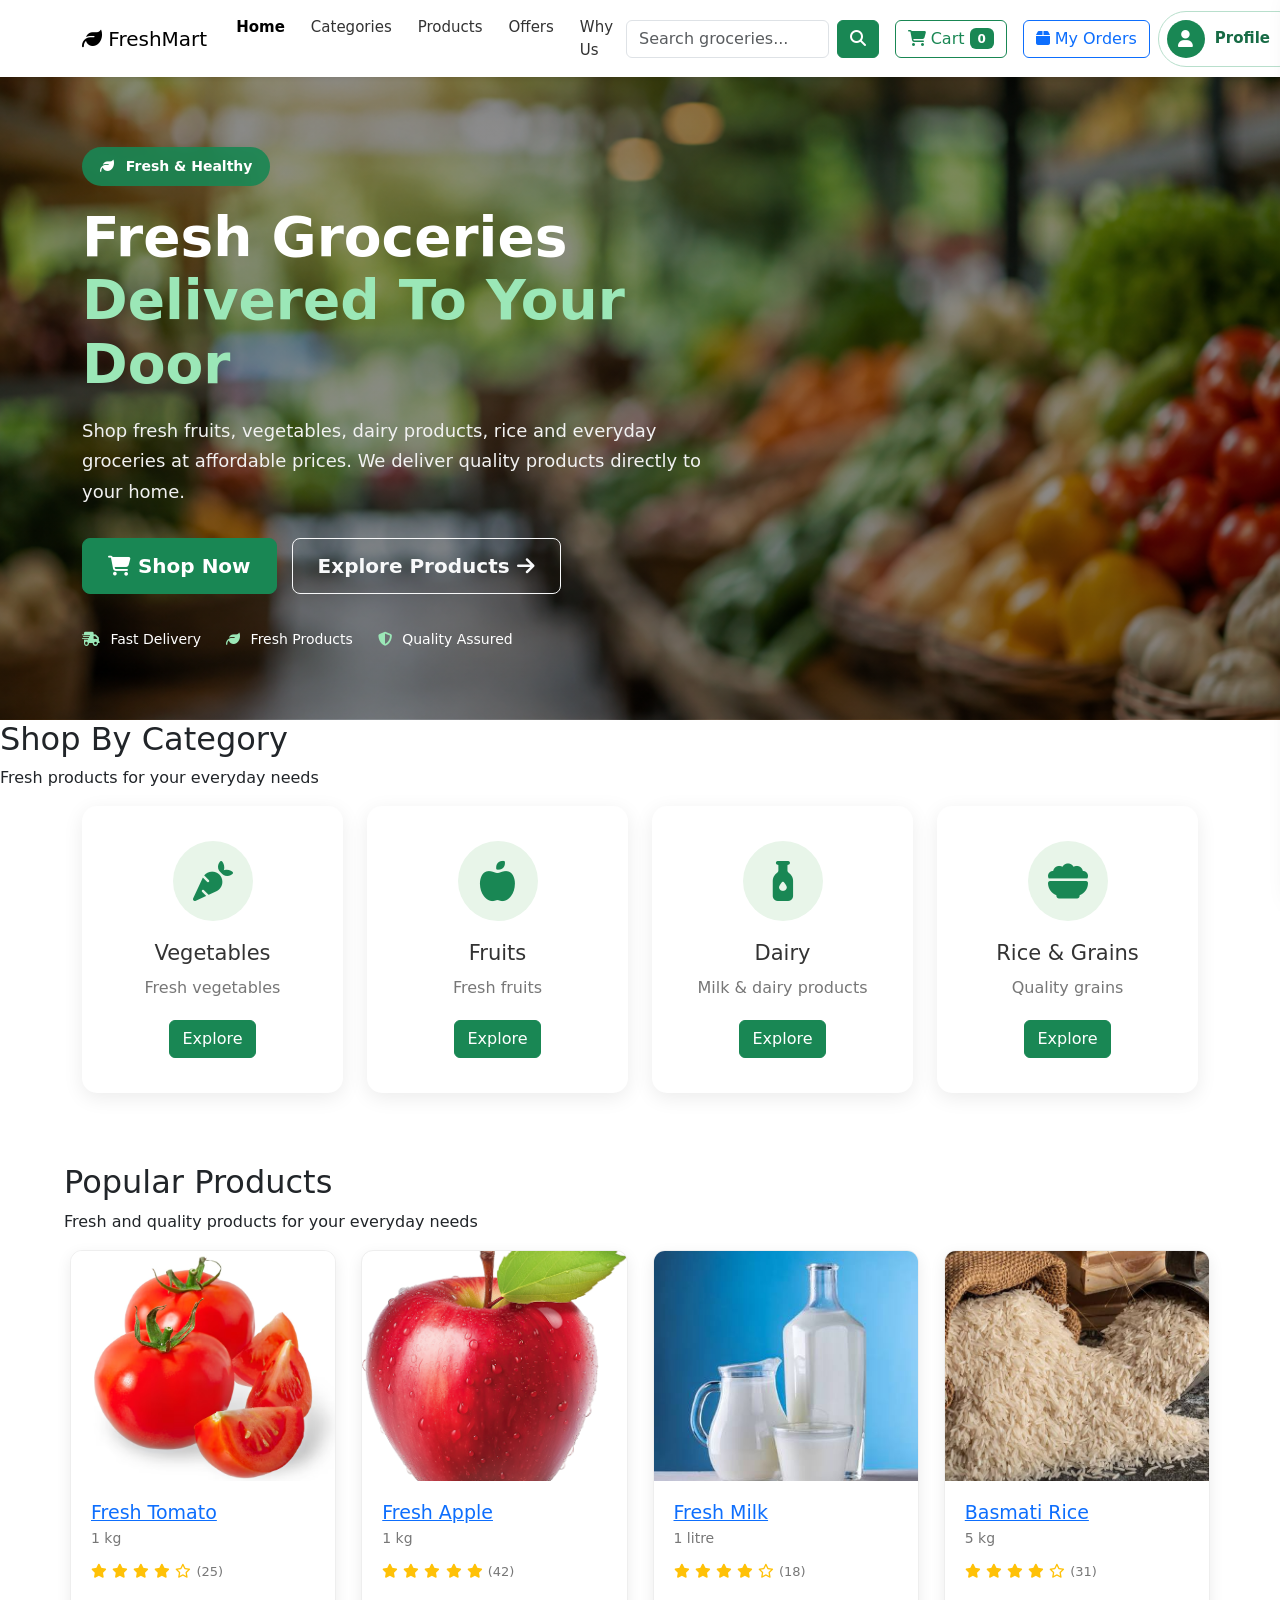
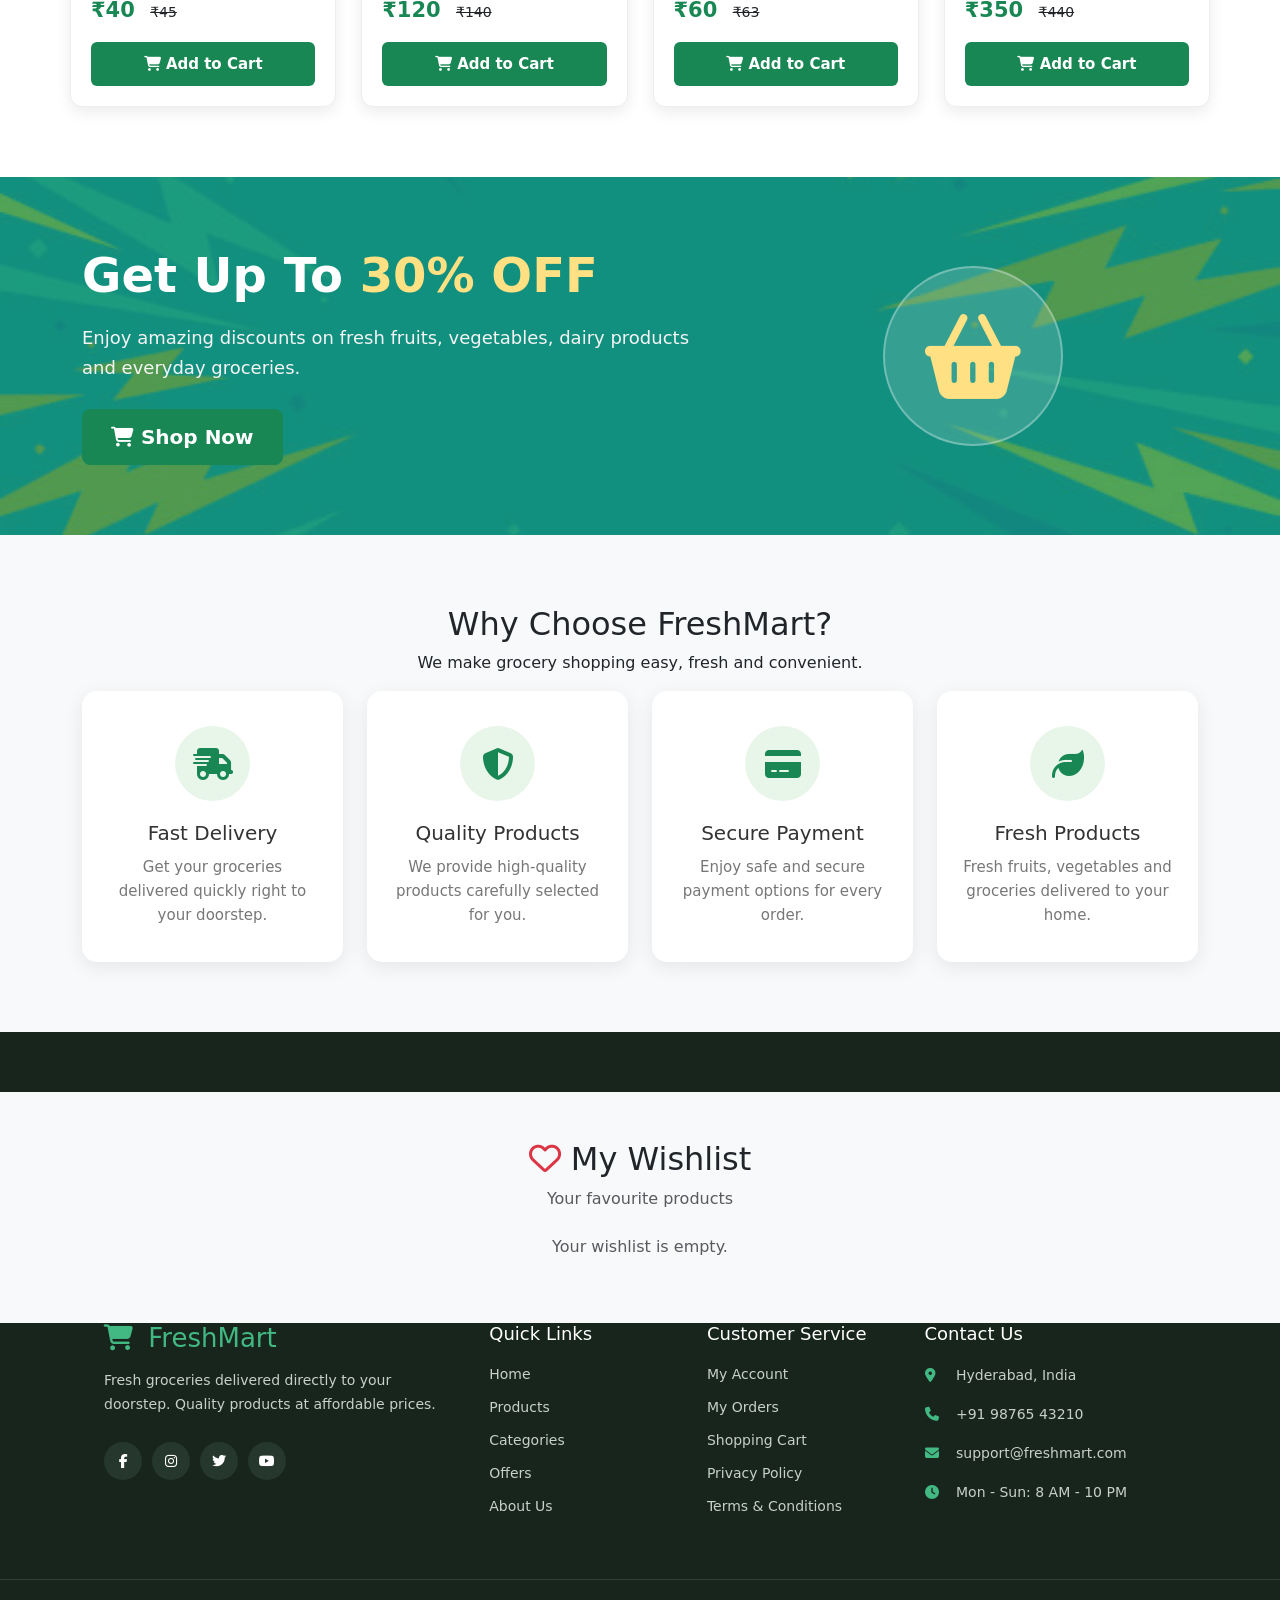
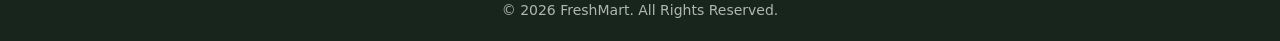
<file: grocery-website/index.html>
<!DOCTYPE html>
<html>
    <head>
        <title>FreshMart-Online grocery store</title>
        <link rel="stylesheet" href="css/style.css">
        <link rel="stylesheet" href="https://cdnjs.cloudflare.com/ajax/libs/font-awesome/6.7.2/css/all.min.css">
        <link rel="stylesheet" href="https://cdn.jsdelivr.net/npm/bootstrap@5.3.3/dist/css/bootstrap.min.css">
    </head>
    <body>
        <!--BOOTSTRAP NAVBAR STARTS-->
<nav class="navbar navbar-expand-lg bg-white shadow-sm">
    <div class="container">
        <!-- LOGO -->
        <a class="navbar-brand" href="#home">

            <i class="fa-solid fa-leaf"></i>
            FreshMart
        </a>
        <!-- MOBILE MENU BUTTON -->
        <button
            class="navbar-toggler"
            type="button"
            data-bs-toggle="collapse"
            data-bs-target="#navbarContent"
            aria-controls="navbarContent"
            aria-expanded="false"
            aria-label="Toggle navigation">

            <span class="navbar-toggler-icon"></span>
        </button>
        <!-- NAVBAR CONTENT -->
        <div
            class="collapse navbar-collapse"
            id="navbarContent">
            <!-- NAVIGATION LINKS -->
            <ul class="navbar-nav me-auto mb-2 mb-lg-0">
                <li class="nav-item">
                    <a
                        class="nav-link active"
                        href="#home">
                        Home
                    </a>
                </li>
                <li class="nav-item">
                    <a
                        class="nav-link"
                        href="#categories">
                        Categories
                    </a>
                </li>
                <li class="nav-item">
                    <a
                        class="nav-link"
                        href="#products">
                        Products
                    </a>
                </li>
                <li class="nav-item">
                    <a
                        class="nav-link"
                        href="#offers">
                        Offers
                    </a>
                </li>
                <li class="nav-item">
                    <a
                        class="nav-link"
                        href="#benefits">
                        Why Us
                    </a>
                </li>
            </ul>
           <!-- SEARCH -->
            <form id="searchForm" class="d-flex me-lg-3 mb-2 mb-lg-0">
    <input
        class="form-control"
        type="search"
        id="searchInput"
        placeholder="Search groceries..."
        autocomplete="off">
    <button
        class="btn btn-success ms-2"
        type="submit"
        id="searchButton">
        <i class="fa-solid fa-magnifying-glass"></i>
    </button>
</form>
            <!-- CART BUTTON -->
            <button
                type="button"
                class="btn btn-outline-success me-2"
                id="cartButton">
                <i class="fa-solid fa-cart-shopping"></i>
                Cart
                <span
                    id="cartCount"
                    class="badge bg-success">
                    0
                </span>
            </button>
            <a
    href="orders.html"
    class="btn btn-outline-primary ms-2"
>
    <i class="fa-solid fa-box"></i>
    My Orders
</a>
           
<!-- PROFILE DROPDOWN -->
<div class="profile-dropdown">

    <button
        type="button"
        class="profile-main-button"
        onclick="toggleProfileMenu()">

        <span class="profile-circle">
            <i class="fa-solid fa-user"></i>
        </span>

        <span class="profile-name">Profile</span>

        <i class="fa-solid fa-chevron-down profile-arrow"></i>

    </button>

    <!-- PROFILE MENU -->
    <div class="profile-menu" id="profileMenu">

        <!-- USER INFORMATION -->
        <div class="profile-menu-header">

            <div class="profile-menu-avatar">
                <i class="fa-solid fa-user"></i>
            </div>

            <div class="profile-user-details">
                <h4>Harshitha</h4>
                <p>user@gmail.com</p>
            </div>

            <i class="fa-solid fa-chevron-right menu-arrow"></i>

        </div>

        <div class="profile-divider"></div>

        <!-- MY PROFILE -->
        <a href="profile.html" class="profile-menu-item">
            <i class="fa-solid fa-user"></i>
            <span>My Profile</span>
        </a>

        <!-- MY ORDERS -->
        <a href="orders.html" class="profile-menu-item">
            <i class="fa-solid fa-bag-shopping"></i>
            <span>My Orders</span>
        </a>

        <!-- DELIVERY ADDRESS -->
        <a href="profile.html" class="profile-menu-item">
            <i class="fa-solid fa-location-dot"></i>
            <span>Delivery Address</span>
        </a>

        <div class="profile-divider"></div>

        <!-- SETTINGS -->
        <button
            type="button"
            class="profile-menu-item menu-button"
            onclick="openSettingsFromProfile()">

            <i class="fa-solid fa-gear"></i>
            <span>Settings</span>

        </button>

        <!-- HELP AND SUPPORT -->
        <a href="profile.html" class="profile-menu-item">
            <i class="fa-solid fa-circle-question"></i>
            <span>Help & Support</span>
        </a>

        <div class="profile-divider"></div>

        <!-- LOGOUT -->
        <button
            type="button"
            class="profile-menu-item logout-menu-item"
            onclick="logoutFromProfileMenu()">

            <i class="fa-solid fa-right-from-bracket"></i>
            <span>Logout</span>

        </button>

    </div>

</div>


<!-- SEPARATE SETTINGS BUTTON -->
<button
    type="button"
    class="settings-round-button"
    onclick="openSettings()"
    aria-label="Open Settings">

    <i class="fa-solid fa-gear"></i>
</button>
        </div>
    </div>
</nav>
<!-- CART SECTION -->
<div class="cart-overlay" id="cart-overlay"></div>
<section class="cart-section" id="cartSection">
    <div class="container">
        <div class="cart-header">
            <h2>
                <i class="fa-solid fa-cart-shopping"></i>
                Your Cart
            </h2>
            <button
                type="button"
                id="closeCart"
                class="cart-close">
                ×
            </button>
        </div>
        <!-- CART ITEMS -->
        <div id="cartItems">
            <p class="text-muted text-center">
                Your cart is empty.
            </p>
        </div>
        <!-- CART TOTAL -->
        <div class="cart-summary">
            <h4>
                Total:
                ₹<span id="cartTotal">0</span>
            </h4>
            <button
                type="button"
                class="btn btn-success"
                id="checkoutButton">
                <i class="fa-solid fa-credit-card"></i>
                Proceed to Checkout
            </button>
        </div>
    </div>

</section>
        <!--NAVBAR ENDS-->
        <!--HERO SECTION STATRS-->
       
<section class="hero" id="home">
    <div class="container">
        <div class="row align-items-center min-vh-75">
            <!-- HERO CONTENT -->
            <div class="col-lg-7 col-md-8">
                <span class="hero-badge">
                    <i class="fa-solid fa-leaf"></i>
                    Fresh & Healthy
                </span>
                <h1>
                    Fresh Groceries
                    <br>
                    <span>Delivered To Your Door</span>
                </h1>
                <p>
                    Shop fresh fruits, vegetables, dairy products,
                    rice and everyday groceries at affordable prices.
                    We deliver quality products directly to your home.
                </p>
                <!-- BUTTONS -->
                <div class="hero-buttons">
                    <a href="#products"
                       class="btn btn-success btn-lg">
                        <i class="fa-solid fa-cart-shopping"></i>
                        Shop Now
                    </a>
                    <a href="#categories"
                       class="btn btn-outline-light btn-lg">
                        Explore Products
                        <i class="fa-solid fa-arrow-right"></i>
                    </a>
                </div>
                <!-- SMALL FEATURES -->
                <div class="hero-features">
                    <span>
                        <i class="fa-solid fa-truck-fast"></i>
                        Fast Delivery
                    </span>
                    <span>
                        <i class="fa-solid fa-leaf"></i>
                        Fresh Products
                    </span>
                    <span>
                        <i class="fa-solid fa-shield-halved"></i>
                        Quality Assured
                    </span>
                </div>
            </div>
        </div>
    </div>
</section>
        <!--HERO SECTION ENDS-->
        <!--CATEGORIES STARTS-->

<section class="categories" id="categories">

    <div class="section-title">
        <h2>Shop By Category</h2>
        <p>Fresh products for your everyday needs</p>
    </div>
    <div class="container">
        <div class="row g-4">

            <div class="col-lg-3 col-md-6">
                <div class="category-card">
                    <div class="category-icon">
                        <i class="fa-solid fa-carrot"></i>
                    </div>
                    <h3>Vegetables</h3>
                    <p>Fresh vegetables</p>
                    <button class="btn btn-success">
                        Explore
                    </button>
                </div>
            </div>

            <div class="col-lg-3 col-md-6">
                <div class="category-card">
                    <div class="category-icon">
                        <i class="fa-solid fa-apple-whole"></i>
                    </div>
                    <h3>Fruits</h3>
                    <p>Fresh fruits</p>
                    <button class="btn btn-success">
                        Explore
                    </button>
                </div>
            </div>

            <div class="col-lg-3 col-md-6">
                <div class="category-card">
                    <div class="category-icon">
                        <i class="fa-solid fa-bottle-droplet"></i>
                    </div>
                    <h3>Dairy</h3>
                    <p>Milk & dairy products</p>
                    <button class="btn btn-success">
                        Explore
                    </button>
                </div>
            </div>

            <div class="col-lg-3 col-md-6">
                <div class="category-card">
                    <div class="category-icon">
                        <i class="fa-solid fa-bowl-food"></i>
                    </div>
                    <h3>Rice & Grains</h3>
                    <p>Quality grains</p>
                    <button class="btn btn-success">
                        Explore
                    </button>
                </div>
            </div>
        </div>
    </div>
</section>
        <!--CATEGORIES ENDS-->
        <!--PRODUCTS STARTS-->

<section class="products" id="products">

    <div class="section-title">

        <h2>Popular Products</h2>

        <p>
            Fresh and quality products for your everyday needs
        </p>

    </div>


    <div class="container">

        <div class="row g-4">


            <!-- PRODUCT 1 - TOMATO-->

            <div class="col-lg-3 col-md-6">

                <div class="product-card"
                data-name="Fresh Tomato" data-price="40" data-image="images/tomato.jpg">
                    <div class="product-image">
                        <a href="product1.html#tomato"> <img
                            src="images/tomato.jpg"
                            alt="Fresh Tomato"></a>
                        <span class="discount">
                            10% OFF
                        </span>
                    </div>
                    <div class="product-info">
                        <h3>
                            <a href="product1.html#tomato" class="product-link"> Fresh Tomato</a>
                        </h3>
                        <p class="unit">
                            1 kg
                        </p>
                        <div class="rating">

                            <i class="fa-solid fa-star"></i>
                            <i class="fa-solid fa-star"></i>
                            <i class="fa-solid fa-star"></i>
                            <i class="fa-solid fa-star"></i>
                            <i class="fa-regular fa-star"></i>
                            <span>(25)</span>
                        </div>

                        <div class="price">
                            <span class="current-price">
                                ₹40
                            </span>
                            <span class="old-price">
                                ₹45
                            </span>
                        </div>
                        <button
                            class="cart-button"
                            type="button">
                            <i class="fa-solid fa-cart-shopping"></i>
                            Add to Cart
                        </button>
                    </div>
                </div>
            </div>
           
<!-- PRODUCT 2 - APPLE -->

<div class="col-lg-3 col-md-6">

    <div class="product-card"
         data-name="Fresh Apple"
         data-price="120"
         data-image="images/Apple.jpg">

        <div class="product-image">

            <a href="product1.html#apple">
                <img
                    src="images/Apple.jpg"
                    alt="Fresh Apple">
            </a>

            <span class="discount">
                15% OFF
            </span>

        </div>

        <div class="product-info">

            <h3>
                <a href="product1.html#apple"
                   class="product-link">
                    Fresh Apple
                </a>
            </h3>

            <p class="unit">
                1 kg
            </p>

            <div class="rating">

                <i class="fa-solid fa-star"></i>
                <i class="fa-solid fa-star"></i>
                <i class="fa-solid fa-star"></i>
                <i class="fa-solid fa-star"></i>
                <i class="fa-solid fa-star"></i>

                <span>(42)</span>

            </div>

            <div class="price">

                <span class="current-price">
                    ₹120
                </span>

                <span class="old-price">
                    ₹140
                </span>

            </div>

            <button
                class="cart-button"
                type="button">
                <i class="fa-solid fa-cart-shopping"></i>
                Add to Cart
            </button>
        </div>
    </div>
</div>
<!-- PRODUCT 2 - APPLE ENDS -->
            <!-- PRODUCT 3 - MILK -->

            <div class="col-lg-3 col-md-6">

                <div class="product-card"  data-name="Fresh Milk" data-price="60" data-image="images/milk.jpg">
                    <div class="product-image">
                        <a href="product1.html#milk"> <img
                            src="images/milk.jpg"
                            alt="Fresh Milk"></a>
                        <span class="discount">
                            5% OFF
                        </span>
                    </div>

                    <div class="product-info">
                        <h3> <a href="product1.html#milk" class="product-link"> Fresh Milk</a></h3>
                        <p class="unit">
                            1 litre
                        </p>

                        <div class="rating">
                            <i class="fa-solid fa-star"></i>
                            <i class="fa-solid fa-star"></i>
                            <i class="fa-solid fa-star"></i>
                            <i class="fa-solid fa-star"></i>
                            <i class="fa-regular fa-star"></i>
                            <span>(18)</span>
                        </div>

                        <div class="price">
                            <span class="current-price">
                                ₹60
                            </span>
                            <span class="old-price">
                                ₹63
                            </span>
                        </div>

                        <button
                            class="cart-button"
                            type="button">
                            <i class="fa-solid fa-cart-shopping"></i>
                            Add to Cart
                        </button>
                    </div>
                </div>
            </div>


            <!-- PRODUCT 4 - RICE -->

            <div class="col-lg-3 col-md-6">

                <div class="product-card"  data-name="Basmati Rice" data-price="350" data-image="images/rice.jpg">
                    <div class="product-image">
                        <a href="product1.html#rice"> <img
                            src="images/Rice.jpg"
                            alt="Basmati Rice"></a>
                        <span class="discount">
                            20% OFF
                        </span>
                    </div>

                    <div class="product-info">
                        <h3> <a href="product1.html#rice" class="product-link"> Basmati Rice</a></h3>
                        <p class="unit">
                            5 kg
                        </p>

                        <div class="rating">
                            <i class="fa-solid fa-star"></i>
                            <i class="fa-solid fa-star"></i>
                            <i class="fa-solid fa-star"></i>
                            <i class="fa-solid fa-star"></i>
                            <i class="fa-regular fa-star"></i>
                            <span>(31)</span>
                        </div>

                        <div class="price">
                            <span class="current-price">
                                ₹350
                            </span>
                            <span class="old-price">
                                ₹440
                            </span>
                        </div>

                        <button
                            class="cart-button"
                            type="button">
                            <i class="fa-solid fa-cart-shopping"></i>
                            Add to Cart
                        </button>
                    </div>
                </div>
            </div>
        </div>
    </div>
</section>
        <!--PRODUCTS ENDS-->
        <!--OFFERS SECTION STARTS-->
        <section class="offers" id="offers">

    <!-- Offer Background Image -->
    <img
        src="images/OFFER.jpg"
        alt="FreshMart Offer"
        class="offer-background">

    <div class="container">

        <div class="row align-items-center g-4">

            <div class="col-lg-7 col-md-8">

                <span class="offer-badge">
                    <i class="fa-solid fa-tags"></i>
                    WEEKEND SPECIAL
                </span>

                <h2>
                    Get Up To
                    <span>30% OFF</span>
                </h2>

                <p>
                    Enjoy amazing discounts on fresh fruits,
                    vegetables, dairy products and everyday
                    groceries.
                </p>

                <a href="#products"
                   class="btn btn-success btn-lg">

                    <i class="fa-solid fa-cart-shopping"></i>
                    Shop Now

                </a>

            </div>

            <div class="col-lg-5 col-md-4 text-center">

                <div class="offer-icon">

                    <i class="fa-solid fa-basket-shopping"></i>

                </div>

            </div>

        </div>

    </div>

</section>
        <!--OFFERS SECTION ENDS-->
        <!--BENEFITS SECTION STARTS-->

<section class="benefits">

    <div class="container">

        <!-- SECTION TITLE -->

        <div class="section-title text-center">

            <h2>Why Choose FreshMart?</h2>

            <p>
                We make grocery shopping easy, fresh and convenient.
            </p>

        </div>


        <!-- BENEFITS -->

        <div class="row g-4">


            <!-- BENEFIT 1 -->

            <div class="col-lg-3 col-md-6">

                <div class="benefit-card h-100">

                    <div class="benefit-icon">

                        <i class="fa-solid fa-truck-fast"></i>

                    </div>

                    <h3>Fast Delivery</h3>

                    <p>
                        Get your groceries delivered quickly
                        right to your doorstep.
                    </p>

                </div>

            </div>


            <!-- BENEFIT 2 -->

            <div class="col-lg-3 col-md-6">

                <div class="benefit-card h-100">

                    <div class="benefit-icon">

                        <i class="fa-solid fa-shield-halved"></i>
                    </div>
                    <h3>Quality Products</h3>
                    <p>
                        We provide high-quality products
                        carefully selected for you.
                    </p>
                </div>
            </div>
            <!-- BENEFIT 3 -->
            <div class="col-lg-3 col-md-6">
                <div class="benefit-card h-100">
                    <div class="benefit-icon">
                        <i class="fa-solid fa-credit-card"></i>
                    </div>
                    <h3>Secure Payment</h3>
                    <p>
                        Enjoy safe and secure payment
                        options for every order.
                    </p>
                </div>
            </div>
            <!-- BENEFIT 4 -->
            <div class="col-lg-3 col-md-6">
                <div class="benefit-card h-100">
                    <div class="benefit-icon">
                        <i class="fa-solid fa-leaf"></i>
                    </div>
                    <h3>Fresh Products</h3>
                    <p>
                        Fresh fruits, vegetables and groceries
                        delivered to your home.
                    </p>
                </div>
            </div>
        </div>
    </div>
</section>
        <!--BENEFITS SECTION ENDS-->
        <!--FOOTER STARTS-->
<footer class="footer">
    <!--  WISHLIST SECTION -->
<section id="wishlist" class="py-5 bg-light">
    <div class="container">
        <div class="text-center mb-4">
            <h2 class="text-dark">
                <i class="fa-regular fa-heart text-danger"></i>
                My Wishlist
            </h2>
            <p class="text-muted">
                Your favourite products
            </p>
        </div>
        <div id="wishlistItems" class="row g-4">
            <div class="col-12 text-center">
                <p class="text-muted">
                    Your wishlist is empty.
                </p>
            </div>
        </div>
    </div>
</section>

    <div class="footer-container">
        <!-- COLUMN 1 -->
        <div class="footer-column">
            <h2 class="footer-logo">
                <i class="fa-solid fa-cart-shopping"></i>
                FreshMart
            </h2>
            <p>
                Fresh groceries delivered directly
                to your doorstep. Quality products
                at affordable prices.
            </p>
            <div class="social-icons">
                <a href="#">
                    <i class="fa-brands fa-facebook-f"></i>
                </a>
                <a href="#">
                    <i class="fa-brands fa-instagram"></i>
                </a>
                <a href="#">
                    <i class="fa-brands fa-twitter"></i>
                </a>
                <a href="#">
                    <i class="fa-brands fa-youtube"></i>
                </a>
            </div>
        </div>
        <!-- COLUMN 2 -->
        <div class="footer-column">
            <h3>Quick Links</h3>
            <a href="#">Home</a>
            <a href="#">Products</a>
            <a href="#">Categories</a>
            <a href="#">Offers</a>
            <a href="#">About Us</a>
        </div>
        <!-- COLUMN 3 -->
        <div class="footer-column">
            <h3>Customer Service</h3>
            <a href="#">My Account</a>
            <a href="#">My Orders</a>
            <a href="#">Shopping Cart</a>
            <a href="#">Privacy Policy</a>
            <a href="#">Terms & Conditions</a>
        </div>
        <!-- COLUMN 4 -->
        <div class="footer-column">
            <h3>Contact Us</h3>
            <p>
                <i class="fa-solid fa-location-dot"></i>
                Hyderabad, India
            </p>
            <p>
                <i class="fa-solid fa-phone"></i>
                +91 98765 43210
            </p>
            <p>
                <i class="fa-solid fa-envelope"></i>
                support@freshmart.com
            </p>
            <p>
                <i class="fa-solid fa-clock"></i>
                Mon - Sun: 8 AM - 10 PM
            </p>
        </div>
    </div>
    <!-- COPYRIGHT -->
    <div class="footer-bottom">
        <p>
            © 2026 FreshMart. All Rights Reserved.
        </p>
    </div>
</footer>
        <!--FOOTER ENDS-->

        <!-- Bootstrap JavaScript -->
<script
    src="https://cdn.jsdelivr.net/npm/bootstrap@5.3.3/dist/js/bootstrap.bundle.min.js">
</script>
<!-- Your JavaScript -->
<script src="js/script.js"></script>

<!-- ================= SETTINGS PANEL ================= -->
<div id="settingsOverlay" class="settings-overlay" onclick="closeSettings()"></div>
<div id="settingsPanel" class="settings-panel">
    <!-- Settings Header -->
    <div class="settings-header">
        <div>
            <h3>
                <i class="fa-solid fa-gear"></i>
                Settings
            </h3>
            <p>Manage your FreshMart account</p>
        </div>
        <button
    type="button"
    class="settings-round-button"
    onclick="openSettings()"
    aria-label="Open Settings">
    <i class="fa-solid fa-gear"></i>
</button>
    </div>
    <!-- Settings Content -->
    <div class="settings-content">
        <!-- Profile -->
        <a href="profile.html" class="settings-item">
            <div class="settings-item-icon">
                <i class="fa-solid fa-user"></i>
            </div>
            <div class="settings-item-text">
                <h5>My Profile</h5>
                <p>View and edit your profile</p>
            </div>
            <i class="fa-solid fa-chevron-right"></i>
        </a>
        <!-- Orders -->
        <a href="orders.html" class="settings-item">
            <div class="settings-item-icon">
                <i class="fa-solid fa-box"></i>
            </div>
            <div class="settings-item-text">
                <h5>My Orders</h5>
                <p>View your order history</p>
            </div>
            <i class="fa-solid fa-chevron-right"></i>
        </a>
        <!-- Delivery Address -->
        <a href="profile.html" class="settings-item">
            <div class="settings-item-icon">
                <i class="fa-solid fa-location-dot"></i>
            </div>
            <div class="settings-item-text">
                <h5>Delivery Address</h5>
                <p>Manage your delivery details</p>
            </div>
            <i class="fa-solid fa-chevron-right"></i>
        </a>
        <!-- Dark Mode -->
        <div class="settings-item">
            <div class="settings-item-icon">
                <i class="fa-solid fa-moon"></i>
            </div>
            <div class="settings-item-text">
                <h5>Dark Mode</h5>
                <p>Change website appearance</p>
            </div>
            <label class="toggle-switch">
                <input
                    type="checkbox"
                    id="darkModeToggle"
                    onchange="toggleDarkMode()"
                >
                <span class="toggle-slider"></span>
            </label>
        </div>
        <!-- Notifications -->
        <div class="settings-item">
            <div class="settings-item-icon">
                <i class="fa-solid fa-bell"></i>
            </div>
            <div class="settings-item-text">
                <h5>Notifications</h5>
                <p>Manage notification preferences</p>
            </div>
            <label class="toggle-switch">
                <input
                    type="checkbox"
                    id="notificationToggle"
                    onchange="toggleNotifications()"
                >
                <span class="toggle-slider"></span>
            </label>
        </div>
        <!-- Privacy -->
        <a href="profile.html" class="settings-item">
            <div class="settings-item-icon">
                <i class="fa-solid fa-shield-halved"></i>
            </div>
            <div class="settings-item-text">
                <h5>Privacy & Security</h5>
                <p>Manage account information</p>
            </div>
            <i class="fa-solid fa-chevron-right"></i>
        </a>
        <!-- Divider -->
        <hr>
        <!-- Logout -->
        <button
            type="button"
            class="settings-logout"
            onclick="logoutFromSettings()"
        >
            <i class="fa-solid fa-right-from-bracket"></i>
            Logout
        </button>
    </div>
</div>
 </body>
</html>
</file>
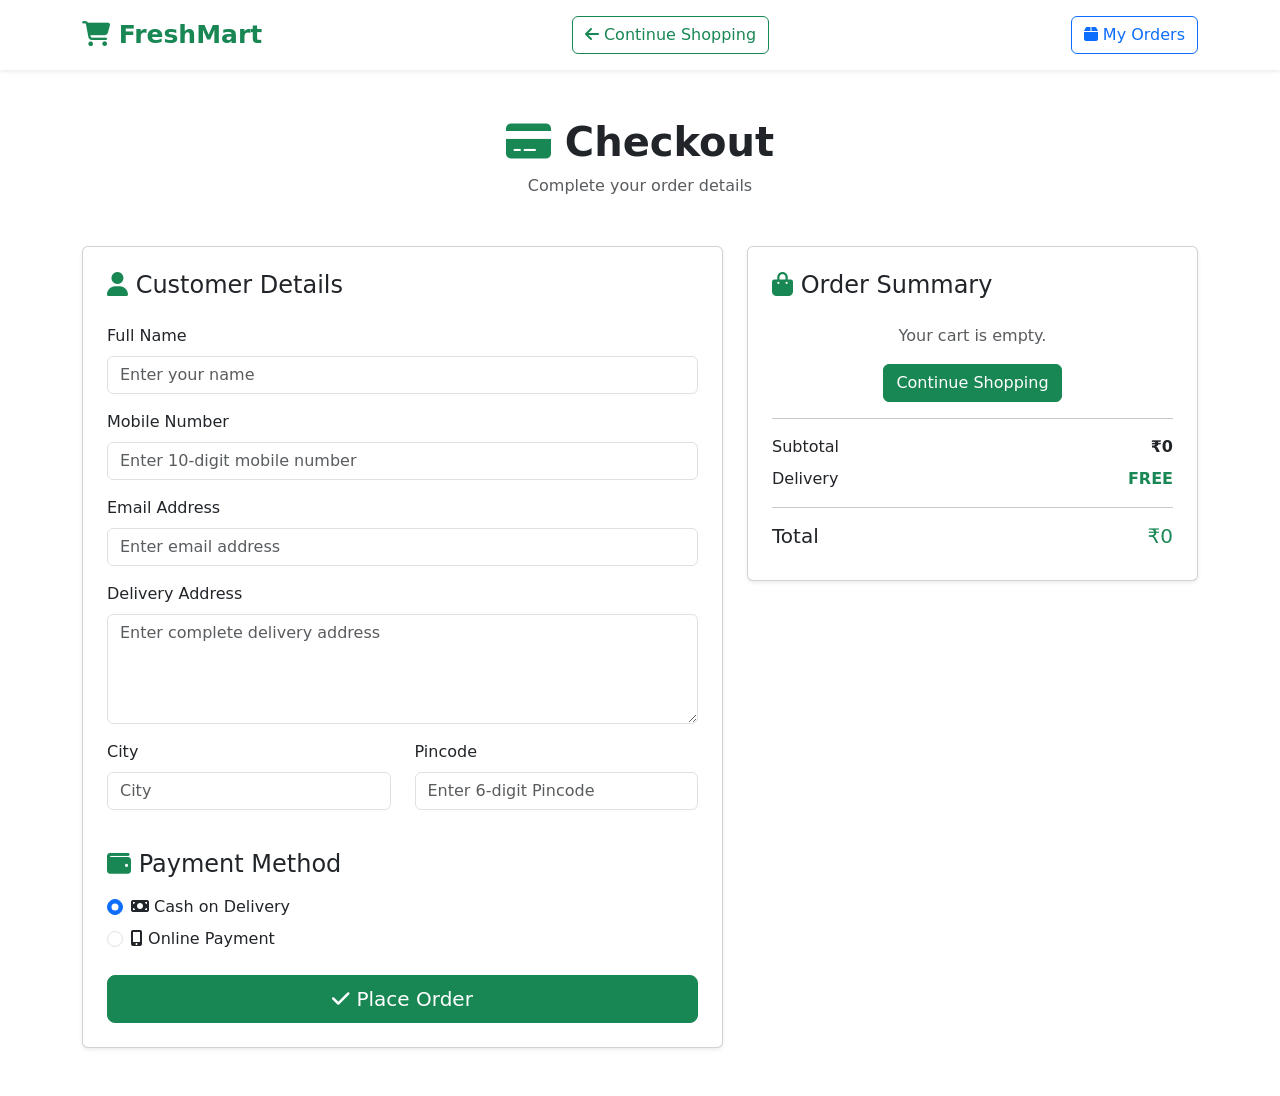
<file: grocery-website/checkout.html>
<!DOCTYPE html>
<html lang="en">
<head>
    <title>FreshMart - Checkout</title>
    <!-- Bootstrap -->
    <link
        href="https://cdn.jsdelivr.net/npm/bootstrap@5.3.3/dist/css/bootstrap.min.css"
        rel="stylesheet">
    <!-- Font Awesome -->
    <link
        rel="stylesheet"
        href="https://cdnjs.cloudflare.com/ajax/libs/font-awesome/6.5.2/css/all.min.css">
    <!-- Main CSS -->
    <link
        rel="stylesheet"
        href="css/style.css">
</head>
<body>
<!-- NAVBAR -->
<nav class="navbar navbar-expand-lg bg-white shadow-sm sticky-top">
    <div class="container">
        <a class="navbar-brand fw-bold text-success"
            href="index.html">
            <i class="fa-solid fa-cart-shopping"></i>
            FreshMart
        </a>
        <a
            href="index.html"
            class="btn btn-outline-success">
            <i class="fa-solid fa-arrow-left"></i>
            Continue Shopping
        </a>
        <a
    href="orders.html"
    class="btn btn-outline-primary ms-2">
    <i class="fa-solid fa-box"></i>
    My Orders
</a>
    </div>
</nav>
<!-- =========================
     CHECKOUT
========================= -->
<section class="py-5">
    <div class="container">
        <div class="text-center mb-5">
            <h1 class="fw-bold">
                <i class="fa-solid fa-credit-card text-success"></i>
                Checkout
            </h1>
            <p class="text-muted">
                Complete your order details
            </p>
        </div>
        <div class="row g-4">
            <!-- =========================
                 CUSTOMER DETAILS
            ========================= -->
            <div class="col-lg-7">
                <div class="card shadow-sm">
                    <div class="card-body p-4">
                        <h4 class="mb-4">
                            <i class="fa-solid fa-user text-success"></i>
                            Customer Details
                        </h4>
                        <form id="checkoutForm">
                            <div class="mb-3">
                                <label
                                    class="form-label">
                                    Full Name
                                </label>
                                <input
                                    type="text"
                                    class="form-control"
                                    id="customerName"
                                    placeholder="Enter your name"
                                    required>
                            </div>
                            <div class="mb-3">
                                <label
                                    class="form-label">
                                    Mobile Number
                                </label>
                                <input
                                    type="tel"
                                    class="form-control"
                                    id="customerPhone"
                                    placeholder="Enter 10-digit mobile number"
                                    pattern="[0-9]{10}"
                                    maxlength="10"
                                    required>
                            </div>
                            <div class="mb-3">
                                <label
                                    class="form-label">
                                    Email Address
                                </label>
                                <input
                                    type="email"
                                    class="form-control"
                                    id="customerEmail"
                                    placeholder="Enter email address"
                                    required>
                            </div>
                            <div class="mb-3">
                                <label
                                    class="form-label">
                                    Delivery Address
                                </label>
                                <textarea
                                    class="form-control"
                                    id="customerAddress"
                                    rows="4"
                                    placeholder="Enter complete delivery address"
                                    required></textarea>
                            </div>
                            <div class="row">
                                <div class="col-md-6 mb-3">
                                    <label
                                        class="form-label">
                                        City
                                    </label>
                                    <input
                                        type="text"
                                        class="form-control"
                                        id="customerCity"
                                        placeholder="City"
                                        required>
                                </div>
                                <div class="col-md-6 mb-3">
                                    <label
                                        class="form-label">
                                        Pincode
                                    </label>
                                    <input
                                        type="text"
                                        class="form-control"
                                        id="customerPincode"
                                        placeholder="Enter 6-digit Pincode"
                                        pattern="[0-9]{6}"
                                        maxlength="6"
                                        required>
                                </div>
                            </div>
                            <h4 class="mt-4 mb-3">
                                <i class="fa-solid fa-wallet text-success"></i>
                                Payment Method
                            </h4>
                            <div class="form-check mb-2">
                                <input
                                    class="form-check-input"
                                    type="radio"
                                    name="paymentMethod"
                                    id="cod"
                                    value="Cash on Delivery"
                                    checked>
                                <label
                                    class="form-check-label"
                                    for="cod">
                                    <i class="fa-solid fa-money-bill"></i>
                                    Cash on Delivery
                                </label>
                            </div>
                            <div class="form-check mb-4">
                                <input
                                    class="form-check-input"
                                    type="radio"
                                    name="paymentMethod"
                                    id="onlinePayment"
                                    value="Online Payment">
                                <label
                                    class="form-check-label"
                                    for="onlinePayment">
                                    <i class="fa-solid fa-mobile-screen-button"></i>
                                    Online Payment
                                </label>
                            </div>
                            <button
                                type="submit"
                                class="btn btn-success btn-lg w-100">
                                <i class="fa-solid fa-check"></i>
                                Place Order
                            </button>
                        </form>
                    </div>
                </div>
            </div>
    <!--  ORDER SUMMARY -->
            <div class="col-lg-5">
                <div class="card shadow-sm">
                    <div class="card-body p-4">
                        <h4 class="mb-4">
                            <i class="fa-solid fa-bag-shopping text-success"></i>
                            Order Summary
                        </h4>
                        <div id="checkoutItems">
                            <p class="text-muted text-center">
                                Loading cart...
                            </p>
                        </div>
                        <hr>
                        <div class="d-flex justify-content-between">
                            <span>
                                Subtotal
                            </span>
                            <strong>
                                ₹<span id="checkoutSubtotal">0</span>
                            </strong>
                        </div>
                        <div class="d-flex justify-content-between mt-2">
                            <span>
                                Delivery
                            </span>
                            <strong class="text-success">
                                FREE
                            </strong>
                        </div>
                        <hr>
                        <div class="d-flex justify-content-between">
                            <h5>
                                Total
                            </h5>
                            <h5 class="text-success">
                                ₹<span id="checkoutTotal">0</span>
                            </h5>
                        </div>
                    </div>
                </div>
            </div>
        </div>
    </div>
</section>
<!-- =========================
     JAVASCRIPT
========================= -->
<script>
    // =========================
    // LOAD CART
    // =========================
    const checkoutCart =
        JSON.parse(
            localStorage.getItem("freshMartCart")
        ) || [];
    const checkoutItems =
        document.getElementById("checkoutItems");
    const checkoutSubtotal =
        document.getElementById("checkoutSubtotal");
    const checkoutTotal =
        document.getElementById("checkoutTotal");
    let total = 0;
    // DISPLAY CART // 
    if (checkoutCart.length === 0) {
        checkoutItems.innerHTML = `
            <div class="text-center">
                <p class="text-muted">
                    Your cart is empty.
                </p>
                <a
                    href="index.html"
                    class="btn btn-success">
                    Continue Shopping
                </a>
            </div>
        `;
    } else {
        checkoutItems.innerHTML = "";
        checkoutCart.forEach(function(product) {
            const itemTotal =
                product.price * product.quantity;
            total += itemTotal;
            checkoutItems.innerHTML += `
                <div class="d-flex align-items-center mb-3">
                    <img
                        src="${product.image}"
                        alt="${product.name}"
                        style="
                            width:60px;
                            height:60px;
                            object-fit:contain;
                        ">
                    <div class="ms-3 flex-grow-1">
                        <h6 class="mb-1">
                            ${product.name}
                        </h6>
                        <small class="text-muted">
                            ₹${product.price}
                            ×
                            ${product.quantity}
                        </small>
                    </div>
                    <strong>
                        ₹${itemTotal}
                    </strong>
                </div>
            `;
        });
        checkoutSubtotal.textContent =
            total;
        checkoutTotal.textContent =
            total;
    }
// SAVE CUSTOMER DETAILS //
document
    .getElementById("checkoutForm")
    .addEventListener("input", function() {
        const customerDetails = {
            name:
                document.getElementById("customerName").value,
            phone:
                document.getElementById("customerPhone").value,
            email:
                document.getElementById("customerEmail").value,
            address:
                document.getElementById("customerAddress").value,
            city:
                document.getElementById("customerCity").value,
            pincode:
                document.getElementById("customerPincode").value
        };
        localStorage.setItem(
            "freshMartCustomer",
            JSON.stringify(customerDetails)
        );
    });
// LOAD SAVED CUSTOMER DETAILS //
const savedCustomer =
    JSON.parse(
        localStorage.getItem("freshMartCustomer")
    );
if (savedCustomer) {
    document.getElementById("customerName").value =
        savedCustomer.name || "";
    document.getElementById("customerPhone").value =
        savedCustomer.phone || "";
    document.getElementById("customerEmail").value =
        savedCustomer.email || "";
    document.getElementById("customerAddress").value =
        savedCustomer.address || "";
    document.getElementById("customerCity").value =
        savedCustomer.city || "";
    document.getElementById("customerPincode").value =
        savedCustomer.pincode || "";
}
    // PLACE ORDER // 
    document
        .getElementById("checkoutForm")
        .addEventListener("submit", function(event) {
            event.preventDefault();
            if (checkoutCart.length === 0) {
                alert(
                    "Your cart is empty!"
                );
                return;
            }
            const customerName =
                document.getElementById(
                    "customerName"
                ).value;
            alert(
                "Thank you " +
                customerName +
                "! Your order has been placed successfully."
            );
            // Calculate final order total
let finalOrderTotal = 0;
checkoutCart.forEach(function(product) {
    finalOrderTotal +=
        product.price * product.quantity;
});
// SAVE ORDER // 
const orderId =
    "FM" +
    Date.now()
        .toString()
        .slice(-8);
localStorage.setItem(
    "freshMartLastOrderId",
    orderId
);
// Save final order total
localStorage.setItem(
    "freshMartOrderTotal",
    finalOrderTotal
);
const orderDate =
    new Date().toLocaleString();
const paymentMethod =
    document.querySelector(
        'input[name="paymentMethod"]:checked'
    ).value;
const newOrder = {
    id: orderId,
    date: orderDate,
    customerName:
        document.getElementById("customerName").value,
    phone:
        document.getElementById("customerPhone").value,
    email:
        document.getElementById("customerEmail").value,
    address:
        document.getElementById("customerAddress").value,
    city:
        document.getElementById("customerCity").value,
    pincode:
        document.getElementById("customerPincode").value,
    items: checkoutCart,
    total: finalOrderTotal,
    paymentMethod: paymentMethod,
    status: "Order Placed"
};
let savedOrders =
    JSON.parse(
        localStorage.getItem("freshMartOrders")
    ) || [];
savedOrders.unshift(newOrder);
localStorage.setItem(
    "freshMartOrders",
    JSON.stringify(savedOrders)
);
            // Clear cart
            localStorage.removeItem(
                "freshMartCart"
            );
            // Go to homepage
            window.location.href =
                "order-success.html";
        });
</script>
</body>
</html>
</file>
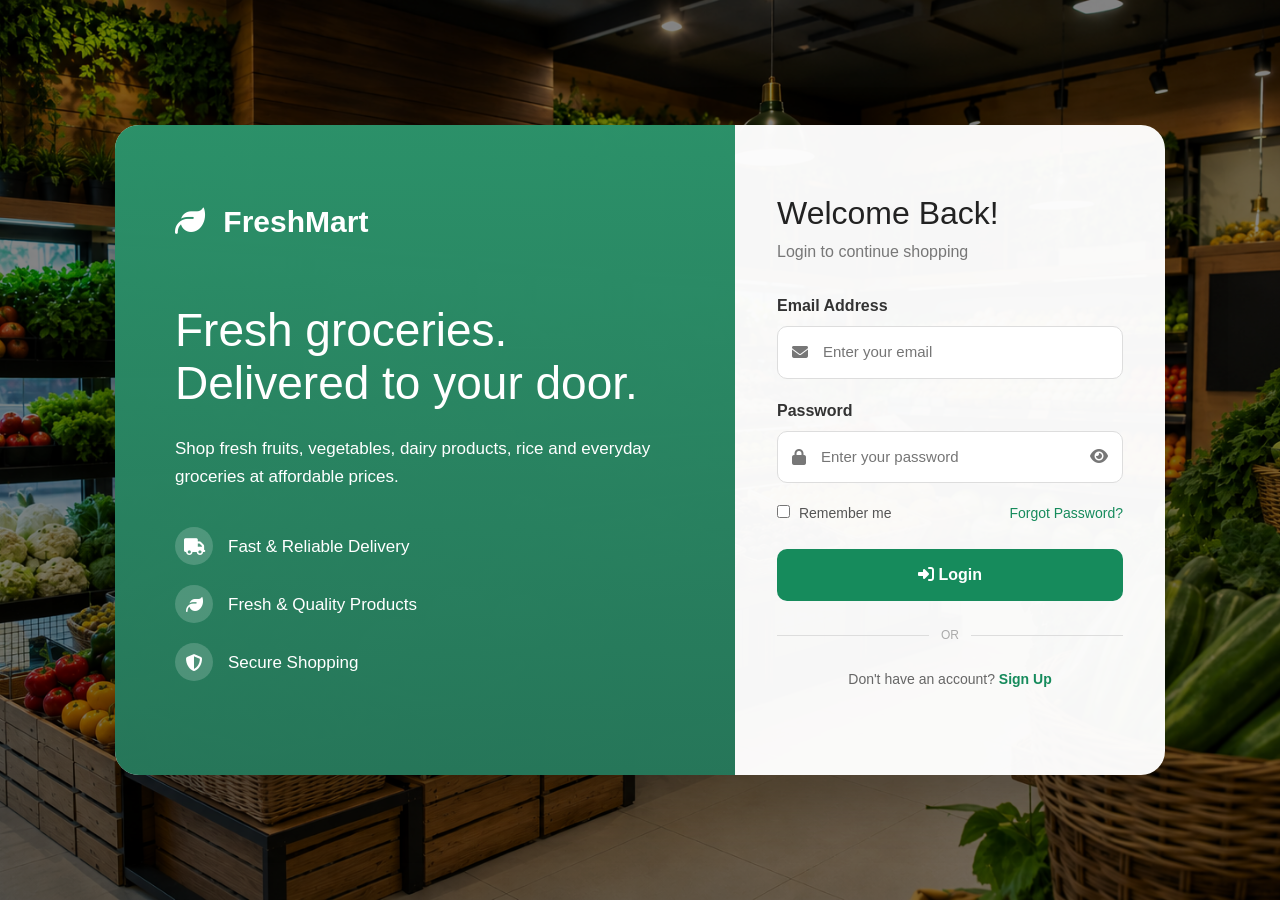
<file: grocery-website/login.html>
<!DOCTYPE html>
<html lang="en">
<head>
    <title>FreshMart - Login</title>
    <!-- Bootstrap -->
    <link
        href="https://cdn.jsdelivr.net/npm/bootstrap@5.3.3/dist/css/bootstrap.min.css"
        rel="stylesheet"
    >
    <!-- Font Awesome -->
    <link
        rel="stylesheet"
        href="https://cdnjs.cloudflare.com/ajax/libs/font-awesome/6.5.2/css/all.min.css"
    >
    <!-- Login CSS -->
    <link rel="stylesheet" href="login.css">
</head>
<body>
<div class="auth-page">
    <div class="auth-overlay"></div>
    <div class="auth-container">
        <!-- LEFT SIDE -->
        <div class="auth-info">
            <div class="brand">
                <i class="fa-solid fa-leaf"></i>
                <span>FreshMart</span>
            </div>
            <h1>
                Fresh groceries.<br>
                Delivered to your door.
            </h1>
            <p>
                Shop fresh fruits, vegetables, dairy products,
                rice and everyday groceries at affordable prices.
            </p>
            <div class="benefit">
                <i class="fa-solid fa-truck"></i>
                <span>Fast & Reliable Delivery</span>
            </div>
            <div class="benefit">
                <i class="fa-solid fa-leaf"></i>
                <span>Fresh & Quality Products</span>
            </div>
            <div class="benefit">
                <i class="fa-solid fa-shield-halved"></i>
                <span>Secure Shopping</span>
            </div>
        </div>
        <!-- RIGHT SIDE -->
        <div class="auth-card">
            <div class="mobile-brand">
                <i class="fa-solid fa-leaf"></i>
                FreshMart
            </div>
            <!-- LOGIN -->
            <div id="loginSection">
                <h2>Welcome Back!</h2>
                <p class="subtitle">
                    Login to continue shopping
                </p>
                <form id="loginForm">
                    <div class="input-group-custom">
                        <label for="loginEmail">
                            Email Address
                        </label>
                        <div class="input-box">
                            <i class="fa-solid fa-envelope"></i>
                            <input
                                type="email"
                                id="loginEmail"
                                placeholder="Enter your email"
                                required
                            >
                        </div>
                    </div>
                    <div class="input-group-custom">
                        <label for="loginPassword">
                            Password
                        </label>
                        <div class="input-box">
                            <i class="fa-solid fa-lock"></i>
                            <input
                                type="password"
                                id="loginPassword"
                                placeholder="Enter your password"
                                required
                            >
                            <button
                                type="button"
                                class="password-toggle"
                                onclick="togglePassword('loginPassword', this)"
                            >
                                <i class="fa-solid fa-eye"></i>
                            </button>
                        </div>
                    </div>
                    <div class="remember-row">
                        <label>
                            <input
                                type="checkbox"
                                id="rememberMe"
                            >
                            Remember me
                        </label>
                        <a href="#" onclick="showForgotMessage(event)">
                            Forgot Password?
                        </a>
                    </div>
                    <button
                        type="submit"
                        class="auth-button"
                    >
                        <i class="fa-solid fa-right-to-bracket"></i>
                        Login
                    </button>
                </form>
                <div id="loginMessage"></div>
                <div class="divider">
                    <span>OR</span>
                </div>
                <p class="switch-text">
                    Don't have an account?
                    <button
                        type="button"
                        onclick="showSignup()"
                    >
                        Sign Up
                    </button>
                </p>
            </div>
            <!-- SIGN UP -->
            <div id="signupSection" class="hidden">
                <h2>Create Account</h2>
                <p class="subtitle">
                    Join FreshMart today
                </p>
                <form id="signupForm">
                    <div class="input-group-custom">
                        <label for="signupName">
                            Full Name
                        </label>
                        <div class="input-box">
                            <i class="fa-solid fa-user"></i>
                            <input
                                type="text"
                                id="signupName"
                                placeholder="Enter your full name"
                                required
                            >
                        </div>
                    </div>
                    <div class="input-group-custom">
                        <label for="signupEmail">
                            Email Address
                        </label>
                        <div class="input-box">
                            <i class="fa-solid fa-envelope"></i>
                            <input
                                type="email"
                                id="signupEmail"
                                placeholder="Enter your email"
                                required
                            >
                        </div>
                    </div>
                    <div class="input-group-custom">
                        <label for="signupPassword">
                            Password
                        </label>
                        <div class="input-box">
                            <i class="fa-solid fa-lock"></i>
                            <input
                                type="password"
                                id="signupPassword"
                                placeholder="Create a password"
                                minlength="6"
                                required
                            >
                            <button
                                type="button"
                                class="password-toggle"
                                onclick="togglePassword('signupPassword', this)"
                            >
                                <i class="fa-solid fa-eye"></i>
                            </button>
                        </div>
                    </div>
                    <div class="input-group-custom">
                        <label for="confirmPassword">
                            Confirm Password
                        </label>
                        <div class="input-box">
                            <i class="fa-solid fa-lock"></i>
                            <input
                                type="password"
                                id="confirmPassword"
                                placeholder="Confirm your password"
                                minlength="6"
                                required
                            >
                        </div>
                    </div>
                    <button
                        type="submit"
                        class="auth-button"
                    >
                        <i class="fa-solid fa-user-plus"></i>
                        Create Account
                    </button>
                </form>
                <div id="signupMessage"></div>
                <div class="divider">
                    <span>OR</span>
                </div>
                <p class="switch-text">
                    Already have an account?
                    <button
                        type="button"
                        onclick="showLogin()"
                    >
                        Login
                    </button>
                </p>
            </div>
        </div>
    </div>
</div>
<!-- Login JavaScript -->
<script src="login.js"></script>
</body>
</html>
</file>
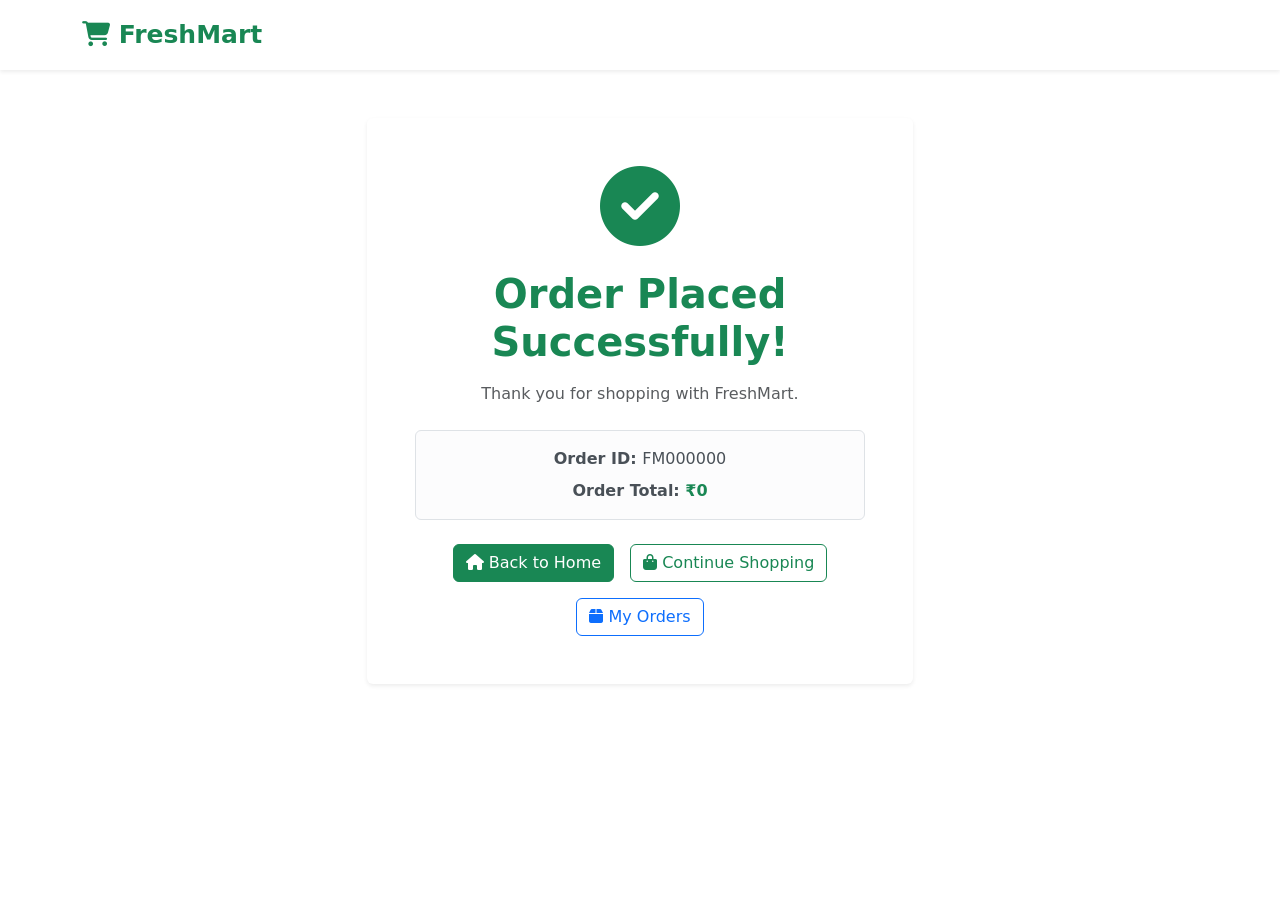
<file: grocery-website/order-success.html>
<!DOCTYPE html>
<html lang="en">
<head>
    <title>FreshMart - Order Successful</title>
    <!-- Bootstrap -->
    <link
        href="https://cdn.jsdelivr.net/npm/bootstrap@5.3.3/dist/css/bootstrap.min.css"
        rel="stylesheet">
    <!-- Font Awesome -->
    <link
        rel="stylesheet"
        href="https://cdnjs.cloudflare.com/ajax/libs/font-awesome/6.5.2/css/all.min.css">
    <!-- Main CSS -->
    <link
        rel="stylesheet"
        href="css/style.css">
</head>
<body>
<!-- =========================
     NAVBAR
========================= -->
<nav class="navbar navbar-expand-lg bg-white shadow-sm sticky-top">
    <div class="container">
        <a
            class="navbar-brand fw-bold text-success"
            href="index.html">
            <i class="fa-solid fa-cart-shopping"></i>
            FreshMart
        </a>
    </div>
</nav>
<!-- =========================
     ORDER SUCCESS
========================= -->
<section class="py-5">
    <div class="container">
        <div
            class="row justify-content-center">
            <div class="col-md-8 col-lg-6">
                <div
                    class="card shadow-sm text-center border-0">
                    <div class="card-body p-5">
                        <!-- SUCCESS ICON -->
                        <div class="mb-4">
                            <i
                                class="fa-solid fa-circle-check text-success"
                                style="font-size:80px;">
                            </i>
                        </div>
                        <h1 class="fw-bold text-success">
                            Order Placed Successfully!
                        </h1>
                        <p class="text-muted mt-3">
                            Thank you for shopping with FreshMart.
                        </p>
                        <!-- ORDER NUMBER -->
                        <div class="alert alert-light border mt-4">
    <p class="mb-2">
        <strong>
            Order ID:
        </strong>
        <span id="orderId">
            FM000000
        </span>
    </p>
    <p class="mb-0">
        <strong>
            Order Total:
        </strong>
        <span class="text-success fw-bold">
            ₹<span id="orderTotal">0</span>
        </span>
    </p>
</div>
                        <!-- BUTTONS -->
                        <div
                            class="d-flex justify-content-center gap-3 mt-4 flex-wrap">
                            <a
                                href="index.html"
                                class="btn btn-success">
                                <i class="fa-solid fa-house"></i>
                                Back to Home
                            </a>
                            <a
                                href="index.html#products"
                                class="btn btn-outline-success">
                                <i class="fa-solid fa-bag-shopping"></i>
                                Continue Shopping
                            </a>
                            <a
    href="orders.html"
    class="btn btn-outline-primary">
    <i class="fa-solid fa-box"></i>
    My Orders
</a>
                        </div>
                    </div>
                </div>
            </div>
        </div>
    </div>
</section>
<script>
// ORDER ID //
const orderId =
    localStorage.getItem(
        "freshMartLastOrderId"
    ) || "FM000000";
document.getElementById(
    "orderId"
).textContent = orderId;
// ORDER TOTAL // 
const orderTotal =
    localStorage.getItem("freshMartOrderTotal") || 0;
document.getElementById(
    "orderTotal"
).textContent = orderTotal;
// Remove saved total after displaying it
localStorage.removeItem(
    "freshMartOrderTotal"
);
</script>
</body>
</html>
</file>
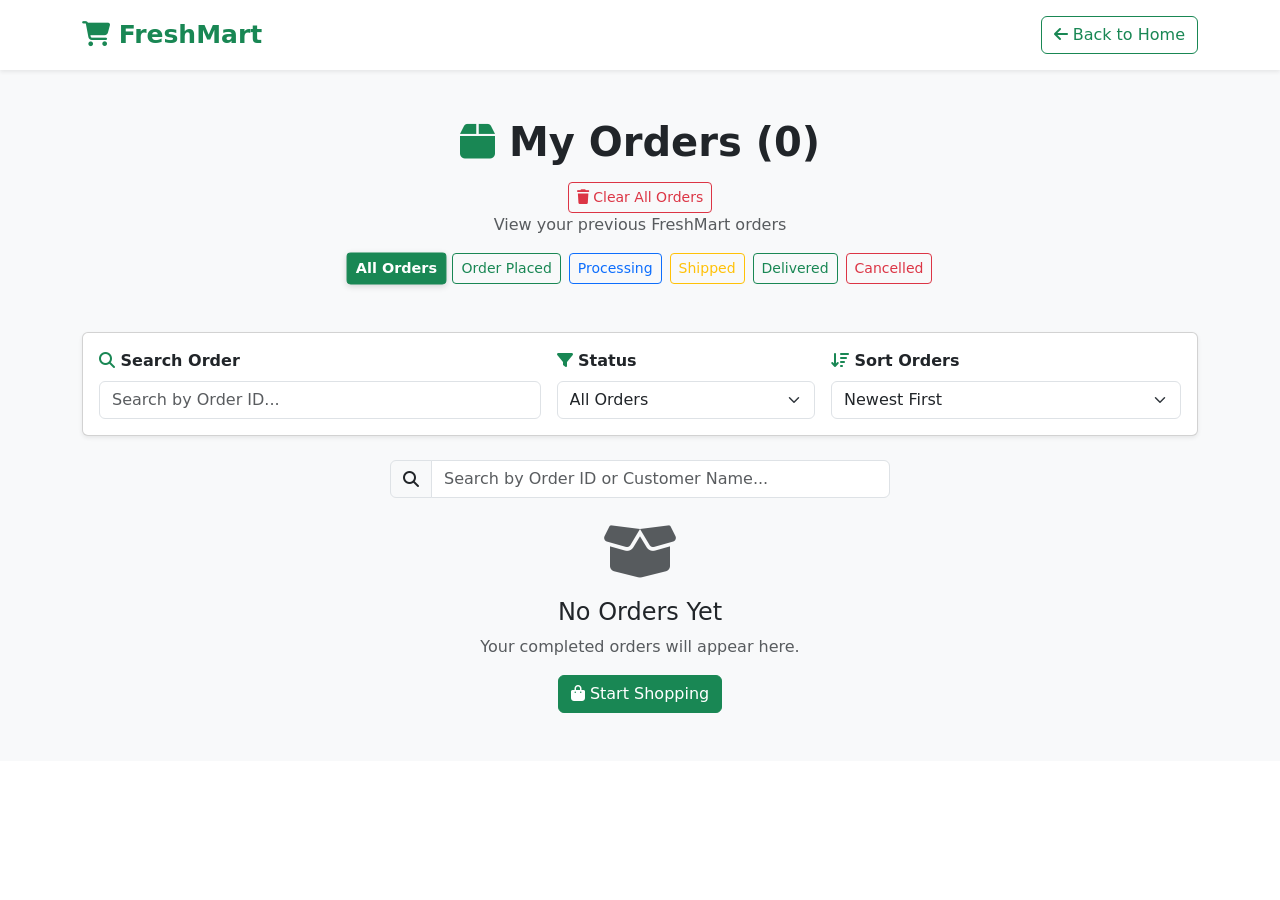
<file: grocery-website/orders.html>
<!DOCTYPE html>
<html lang="en">
<head>
    <title>FreshMart - My Orders</title>
    <!-- Bootstrap -->
    <link
        href="https://cdn.jsdelivr.net/npm/bootstrap@5.3.3/dist/css/bootstrap.min.css"
        rel="stylesheet">
    <!-- Font Awesome -->
    <link
        rel="stylesheet"
        href="https://cdnjs.cloudflare.com/ajax/libs/font-awesome/6.5.2/css/all.min.css">
    <!-- Main CSS -->
    <link
        rel="stylesheet"
        href="css/style.css">
</head>
<body>
<!--  NAVBAR -->
<nav class="navbar navbar-expand-lg bg-white shadow-sm sticky-top">
    <div class="container">
        <a
            class="navbar-brand fw-bold text-success"
            href="index.html">
            <i class="fa-solid fa-cart-shopping"></i>
            FreshMart
        </a>
        <a
            href="index.html"
            class="btn btn-outline-success">
            <i class="fa-solid fa-arrow-left"></i>
            Back to Home
        </a>
    </div>
</nav>
<!-- MY ORDERS -->
<section class="py-5 bg-light">
    <div class="container">
        <div class="text-center mb-5">
            <h1 class="fw-bold text-dark">
                <i class="fa-solid fa-box text-success"></i>
                My Orders (<span id="orderCount">0</span>)
            </h1>
            <button
    type="button"
    class="btn btn-outline-danger btn-sm mt-2"
    onclick="clearAllOrders()">
    <i class="fa-solid fa-trash"></i>
    Clear All Orders
</button>
            <p class="text-muted">
                View your previous FreshMart orders
            </p>
            <div id="orderFilters" class="d-flex justify-content-center flex-wrap gap-2 mt-3">
    <button
        class="btn btn-success btn-sm active-filter"
        onclick="filterOrders('All',this)">
        All Orders
    </button>
    <button
        class="btn btn-outline-success btn-sm"
        onclick="filterOrders('Order Placed',this)">
        Order Placed
    </button>
    <button
        class="btn btn-outline-primary btn-sm"
        onclick="filterOrders('Processing',this)">
        Processing
    </button>
    <button
        class="btn btn-outline-warning btn-sm"
        onclick="filterOrders('Shipped',this)">
        Shipped
    </button>
    <button
        class="btn btn-outline-success btn-sm"
        onclick="filterOrders('Delivered',this)">
        Delivered
    </button>
    <button
        class="btn btn-outline-danger btn-sm"
        onclick="filterOrders('Cancelled',this)">
        Cancelled
    </button>
</div>
        </div>
        <!-- SEARCH & FILTER ORDERS -->
<div class="card shadow-sm mb-4">
    <div class="card-body">
        <div class="row g-3">
            <!-- Search -->
            <div class="col-md-5">
                <label class="form-label fw-bold">
                    <i class="fa-solid fa-magnifying-glass text-success"></i>
                    Search Order
                </label>
                <input
                    type="text"
                    id="orderSearch"
                    class="form-control"
                    placeholder="Search by Order ID..."
                    oninput="filterOrders()">
            </div>
            <!-- Status -->
            <div class="col-md-3">
                <label class="form-label fw-bold">
                    <i class="fa-solid fa-filter text-success"></i>
                    Status
                </label>
                <select
                    id="orderStatusFilter"
                    class="form-select"
                    onchange="filterOrders()">
                    <option value="All">All Orders</option>
                    <option value="Order Placed">Order Placed</option>
                    <option value="Processing">Processing</option>
                    <option value="Shipped">Shipped</option>
                    <option value="Delivered">Delivered</option>
                    <option value="Cancelled">Cancelled</option>
                </select>
            </div>
            <!-- Sort -->
            <div class="col-md-4">
                <label class="form-label fw-bold">
                    <i class="fa-solid fa-arrow-down-wide-short text-success"></i>
                    Sort Orders
                </label>
                <select
                    id="orderSort"
                    class="form-select"
                    onchange="filterOrders()">
                    <option value="newest">
                        Newest First
                    </option>
                    <option value="oldest">
                        Oldest First
                    </option>
                </select>
            </div>
        </div>
    </div>
</div>
        <!-- Orders will appear here -->
         <div class="input-group mb-4 mx-auto" style="max-width: 500px;">
    <span class="input-group-text">
        <i class="fa-solid fa-magnifying-glass"></i>
    </span>
    <input
        type="text"
        id="orderSearch"
        class="form-control"
        placeholder="Search by Order ID or Customer Name..."
        onkeyup="searchOrders()">
</div>
<div
    id="noOrdersFound"
    class="text-center text-muted py-5"
    style="display: none;">
    <i class="fa-solid fa-box-open fa-3x mb-3"></i>
    <h5>No orders found</h5>
    <p>
        Try another search or filter.
    </p>
</div>
        <div id="ordersContainer">
            <div class="text-center">
                <i
                    class="fa-solid fa-box-open text-muted"
                    style="font-size:60px;">
                </i>
                <h4 class="mt-3">
                    No Orders Yet
                </h4>
                <p class="text-muted">
                    Your completed orders will appear here.
                </p>
                <a
                    href="index.html#products"
                    class="btn btn-success">
                    <i class="fa-solid fa-bag-shopping"></i>
                    Start Shopping
                </a>
            </div>
        </div>
    </div>
</section>
<!-- JAVASCRIPT -->
<script>
// LOAD ORDERS //
const orders =
    JSON.parse(
        localStorage.getItem("freshMartOrders")
    ) || [];
const ordersContainer =
    document.getElementById("ordersContainer");
// DISPLAY ORDERS //
if (orders.length > 0) {
    ordersContainer.innerHTML = "";
    orders.forEach(function(order) {
        let itemsHTML = "";
        order.items.forEach(function(product) {
            const itemTotal =
                product.price * product.quantity;
            itemsHTML += `
                <div class="d-flex align-items-center border-bottom py-3">
                    <img
                        src="${product.image}"
                        alt="${product.name}"
                        style="
                            width:70px;
                            height:70px;
                            object-fit:contain;
                        ">
                    <div class="ms-3 flex-grow-1">
                        <h6 class="mb-1">
                            ${product.name}
                        </h6>
                        <small class="text-muted">
                            ₹${product.price}
                            ×
                            ${product.quantity}
                        </small>
                    </div>
                    <strong>
                        ₹${itemTotal}
                    </strong>
                </div>
            `;
        });
        ordersContainer.innerHTML += `
            <div class="card shadow-sm mb-4">
                <div class="card-body">
                    <div class="d-flex justify-content-between
                                align-items-center flex-wrap mb-3">
                        <div>
                            <h5 class="mb-1">
                                <i class="fa-solid fa-receipt
                                          text-success"></i>
                                Order #${order.id}
                            </h5>
                            <small class="text-muted">
                                ${order.date}
                            </small>
                        </div>
                        <span class="badge bg-success">
                            ${order.status}
                        </span>
                        <div class="w-100 mt-3">
    <div class="progress" style="height: 8px;">
    <div
        class="progress-bar"
        role="progressbar"
        style="
            width: ${
                order.status === "Order Placed"
                    ? "25%"
                    : order.status === "Processing"
                    ? "50%"
                    : order.status === "Shipped"
                    ? "75%"
                    : order.status === "Delivered"
                    ? "100%"
                    : "0%"
            };
        ">
    </div>
</div>
    </div>
    <div class="order-status-labels">
    <span>Placed</span>
    <span>Processing</span>
    <span>Shipped</span>
    <span>Delivered</span>
</div>
</div>
                    </div>
                    <div class="border rounded p-3 mb-3 bg-light">
    <h6 class="mb-2">
        <i class="fa-solid fa-user text-primary"></i>
        Customer Details
    </h6>
    <p class="mb-1">
        <strong>Name:</strong>
        ${order.customerName || ""}
    </p>
    <p class="mb-1">
        <strong>Phone:</strong>
        ${order.phone || ""}
    </p>
    <p class="mb-1">
        <strong>Address:</strong>
        ${order.address || ""}
    </p>
    <p class="mb-1">
        <strong>City:</strong>
        ${order.city || ""}
    </p>
    <p class="mb-0">
        <strong>Pincode:</strong>
        ${order.pincode || ""}
    </p>
</div>
                    ${itemsHTML}
                    <div class="d-flex justify-content-between
                                mt-3">
                        <strong>
                            Payment:
                        </strong>
                        <span>
                            ${order.paymentMethod}
                        </span>
                    </div>
                    <div class="d-flex justify-content-between
                                mt-2">
                        <strong>
                            Order Total:
                        </strong>
                        <strong class="text-success">
                            ₹${order.total}
                        </strong>
                    </div>
                    <div class="text-end mt-3">
    <button
    class="btn btn-outline-success btn-sm"
    onclick="viewOrderDetails('${order.id}')">
    <i class="fa-solid fa-eye"></i>
    View Details
</button>
    ${
    order.status !== "Delivered" &&
    order.status !== "Cancelled"
    ? `
        <button
            class="btn btn-outline-danger btn-sm ms-2"
            onclick="cancelOrder('${order.id}')">
            <i class="fa-solid fa-xmark"></i>
            Cancel Order
        </button>
    `
    : ""
}
${
    order.status !== "Delivered" &&
    order.status !== "Cancelled"
    ? `
        <button
            class="btn btn-outline-warning btn-sm ms-2"
            onclick="updateOrderStatus('${order.id}')">
            <i class="fa-solid fa-arrows-rotate"></i>
            Update Status
        </button>
    `
    : ""
}
<button
    class="btn btn-outline-primary btn-sm ms-2"
    onclick="reorder('${order.id}')">
    <i class="fa-solid fa-rotate-right"></i>
    Reorder
</button>
<button
    class="btn btn-success btn-sm ms-2"
    onclick="reorder('${order.id}')">
    <i class="fa-solid fa-cart-plus"></i>
    Buy Again
</button>
</div>
                </div>
            </div>
        `;
    });
}
// CANCEL ORDER //
function cancelOrder(orderId) {
    const confirmCancel =
        confirm(
            "Are you sure you want to cancel this order?"
        );
    if (!confirmCancel) {
        return;
    }
    let savedOrders =
        JSON.parse(
            localStorage.getItem("freshMartOrders")
        ) || [];
    savedOrders = savedOrders.map(function(order) {
        if (order.id === orderId) {
            order.status = "Cancelled";
        }
        return order;
    });
    localStorage.setItem(
        "freshMartOrders",
        JSON.stringify(savedOrders)
    );
    location.reload();
}
// REORDER //
function reorder(orderId) {
    const savedOrders =
        JSON.parse(
            localStorage.getItem("freshMartOrders")
        ) || [];
    const selectedOrder =
        savedOrders.find(function(order) {
            return order.id === orderId;
        });
    if (!selectedOrder) {
        alert("Order not found!");
        return;
    }
    let cart =
        JSON.parse(
            localStorage.getItem("freshMartCart")
        ) || [];
    selectedOrder.items.forEach(function(product) {
        const existingProduct =
            cart.find(function(item) {
                return item.name === product.name;
            });
        if (existingProduct) {
            existingProduct.quantity +=
                product.quantity;
        } else {
            cart.push({
                name: product.name,
                price: product.price,
                image: product.image,
                quantity: product.quantity
            });
        }
    });
    localStorage.setItem(
        "freshMartCart",
        JSON.stringify(cart)
    );
    alert("Products added to your cart!");
    window.location.href =
        "index.html?openCart=true";
}
// CLEAR ALL ORDERS //
function clearAllOrders() {
    const confirmClear =
        confirm(
            "Are you sure you want to delete all orders?"
        );
    if (!confirmClear) {
        return;
    }
    localStorage.removeItem(
        "freshMartOrders"
    );
    location.reload();
}
// UPDATE ORDER STATUS //
function updateOrderStatus(orderId) {
    let savedOrders =
        JSON.parse(
            localStorage.getItem("freshMartOrders")
        ) || [];
    savedOrders = savedOrders.map(function(order) {
        if (order.id === orderId) {
            if (order.status === "Order Placed") {
                order.status = "Processing";
            } else if (order.status === "Processing") {
                order.status = "Shipped";
            } else if (order.status === "Shipped") {
                order.status = "Delivered";
            } else {
                alert("Order is already delivered.");
            }
        }
        return order;
    });
    localStorage.setItem(
        "freshMartOrders",
        JSON.stringify(savedOrders)
    );
    location.reload();
}
// ADD THIS FUNCTION HERE

function getEstimatedDelivery(status) {
    const date = new Date();
    if (status === "Order Placed") {
        date.setDate(date.getDate() + 2);
    } else if (status === "Processing") {
        date.setDate(date.getDate() + 1);
    } else if (status === "Shipped") {
        date.setDate(date.getDate() + 1);
    } else if (status === "Delivered") {
        return "Delivered";
    } else if (status === "Cancelled") {
        return "Cancelled";
    } else {
        date.setDate(date.getDate() + 2);
    }
    return date.toLocaleDateString("en-IN", {
        day: "numeric",
        month: "short",
        year: "numeric"
    });
}
// VIEW ORDER DETAILS // 
function viewOrderDetails(orderId) {
    const savedOrders =
        JSON.parse(
            localStorage.getItem("freshMartOrders")
        ) || [];
    const order =
        savedOrders.find(function(order) {
            return order.id === orderId;
        });
    if (!order) {
        alert("Order not found!");
        return;
    }
    document.getElementById(
        "modalOrderId"
    ).textContent = order.id;
    document.getElementById(
        "modalOrderDate"
    ).textContent = order.date;
    document.getElementById(
        "modalOrderStatus"
    ).textContent = order.status;
    document.getElementById(
        "modalPayment"
    ).textContent = order.paymentMethod;
    document.getElementById(
        "modalOrderTotal"
    ).textContent = "₹" + order.total;

    // SHOW CUSTOMER DETAILS //
document.getElementById(
    "modalCustomerName"
).textContent = order.customerName || "";
document.getElementById(
    "modalCustomerPhone"
).textContent = order.phone || "";
document.getElementById(
    "modalCustomerAddress"
).textContent = order.address || "";
document.getElementById(
    "modalCustomerCity"
).textContent = order.city || "";
document.getElementById(
    "modalCustomerPincode"
).textContent = order.pincode || "";

    // SHOW ORDERED PRODUCTS //
let modalItemsHTML = "";
order.items.forEach(function(product) {
    const itemTotal =
        product.price * product.quantity;
    modalItemsHTML += `
        <div class="d-flex align-items-center border-bottom py-2">
            <img
                src="${product.image}"
                alt="${product.name}"
                style="
                    width:55px;
                    height:55px;
                    object-fit:contain;
                ">
            <div class="ms-3 flex-grow-1">
                <strong>${product.name}</strong>
                <br>
                <small class="text-muted">
                    ₹${product.price} × ${product.quantity}
                </small>
            </div>
            <strong>
                ₹${itemTotal}
            </strong>
        </div>
    `;
});
document.getElementById(
    "modalOrderItems"
).innerHTML = modalItemsHTML;
    const modal =
        new bootstrap.Modal(
            document.getElementById(
                "orderDetailsModal"
            )
        );
    modal.show();
}
// PRINT ORDER RECEIPT
function printOrderReceipt() {
    // GET ORDER DETAILS
    const orderId =
        document.getElementById("modalOrderId").textContent;
    const orderDate =
        document.getElementById("modalOrderDate").textContent;
    const orderStatus =
        document.getElementById("modalOrderStatus").textContent;
    const payment =
        document.getElementById("modalPayment").textContent;
    // GET CUSTOMER DETAILS
    const customerName =
        document.getElementById("modalCustomerName").textContent;
    const customerPhone =
        document.getElementById("modalCustomerPhone").textContent;
    const customerAddress =
        document.getElementById("modalCustomerAddress").textContent;
    const customerCity =
        document.getElementById("modalCustomerCity").textContent;
    const customerPincode =
        document.getElementById("modalCustomerPincode").textContent;
    // GET TOTAL
    const orderTotal =
        document.getElementById("modalOrderTotal").textContent;
    // GET PRODUCTS
    const products =
        document.getElementById("modalOrderItems").innerHTML;
    // OPEN NEW PRINT WINDOW
    const receiptWindow =
        window.open(
            "",
            "_blank",
            "width=800,height=900"
        );
    // POPUP BLOCK CHECK
    if (!receiptWindow) {
        alert(
            "Please allow pop-ups in your browser to print the receipt."
        );
        return;
    }
    // CREATE PRINT PAGE
    receiptWindow.document.open();
    receiptWindow.document.write();
}
// FILTER ORDERS //
function filterOrders(status, clickedButton) {
    // Show / hide orders
    const orderCards =
        document.querySelectorAll("#ordersContainer .card");
    orderCards.forEach(function(card) {
        if (status === "All") {
            card.style.display = "";
            return;
        }
        const statusBadge =
            card.querySelector(".badge");
        if (!statusBadge) {
            card.style.display = "none";
            return;
        }
        const orderStatus =
            statusBadge.textContent.trim();
        if (orderStatus === status) {
            card.style.display = "";
        } else {
            card.style.display = "none";
        }
    });
    // Update active filter button
    const filterButtons =
        document.querySelectorAll("#orderFilters button");
    filterButtons.forEach(function(button) {
        button.classList.remove("active-filter");
    });
    clickedButton.classList.add("active-filter");
}
// Show "No orders found" message if needed
    const visibleOrders =
        Array.from(orderCards).filter(function(card) {
            return card.style.display !== "none";
        });
    const noOrdersFound =
        document.getElementById("noOrdersFound");
    if (visibleOrders.length === 0) {
        noOrdersFound.style.display = "block";
    } else {
        noOrdersFound.style.display = "none";
    }
// SEARCH ORDERS
function searchOrders() {
    const searchText =
        document.getElementById("orderSearch").value
        .toLowerCase()
        .trim();
    const orderCards =
        document.querySelectorAll("#ordersContainer .card");
    let foundOrders = 0;
    orderCards.forEach(function(card) {
        // Get Order ID
        const orderIdElement =
            card.querySelector(".order-id");
        // Get Customer Name
        const customerElement =
            card.querySelector(".customer-name");
        const orderId =
            orderIdElement
                ? orderIdElement.textContent.toLowerCase()
                : "";
        const customerName =
            customerElement
                ? customerElement.textContent.toLowerCase()
                : "";
        if (
            searchText === "" ||
            orderId.includes(searchText) ||
            customerName.includes(searchText)
        ) {
            card.style.display = "";
            foundOrders++;
        } else {
            card.style.display = "none";
        }
    });
    const noOrdersFound =
        document.getElementById("noOrdersFound");
    if (foundOrders === 0) {
        noOrdersFound.style.display = "block";
    } else {
        noOrdersFound.style.display = "none";
    }
}
// UPDATE ORDER COUNT
function updateOrderCount() {
    const orders =
        JSON.parse(localStorage.getItem("freshMartOrders")) || [];
    document.getElementById("orderCount").textContent =
        orders.length;
}
updateOrderCount();
</script>
<!-- ORDER DETAILS MODAL -->
<div
    class="modal fade"
    id="orderDetailsModal"
    tabindex="-1">
    <div class="modal-dialog modal-dialog-centered modal-lg">
        <div class="modal-content">
            <!-- HEADER -->
            <div class="modal-header">
                <h5 class="modal-title">
                    <i class="fa-solid fa-receipt text-success"></i>
                    Order Details
                </h5>
                <button
                    type="button"
                    class="btn-close"
                    data-bs-dismiss="modal">
                </button>
            </div>
            <!-- BODY -->
            <div class="modal-body">
                <p>
                    <strong>Order ID:</strong>
                    <span id="modalOrderId"></span>
                </p>
                <p>
                    <strong>Date:</strong>
                    <span id="modalOrderDate"></span>
                </p>
                <p>
                    <strong>Status:</strong>
                    <span
                        id="modalOrderStatus"
                        class="badge bg-success">
                    </span>
                </p>
                <p>
                    <strong>Payment:</strong>
                    <span id="modalPayment"></span>
                </p>
                <hr>
                <!-- CUSTOMER DETAILS -->
                <h6 class="fw-bold">
                    <i class="fa-solid fa-user text-primary"></i>
                    Customer Details
                </h6>
                <div class="bg-light rounded p-3 mb-3">
                    <p class="mb-1">
                        <strong>Name:</strong>
                        <span id="modalCustomerName"></span>
                    </p>
                    <p class="mb-1">
                        <strong>Phone:</strong>
                        <span id="modalCustomerPhone"></span>
                    </p>
                    <p class="mb-1">
                        <strong>Address:</strong>
                        <span id="modalCustomerAddress"></span>
                    </p>
                    <p class="mb-1">
                        <strong>City:</strong>
                        <span id="modalCustomerCity"></span>
                    </p>
                    <p class="mb-0">
                        <strong>Pincode:</strong>
                        <span id="modalCustomerPincode"></span>
                    </p>
                </div>
                <hr>
                <!-- ORDERED PRODUCTS -->
                <h6 class="fw-bold">
                    <i class="fa-solid fa-basket-shopping text-success"></i>
                    Ordered Products
                </h6>
                <div id="modalOrderItems"></div>
                <hr>
                <!-- TOTAL -->
                <div class="d-flex justify-content-between">
                    <strong>Order Total:</strong>
                    <strong
                        id="modalOrderTotal"
                        class="text-success">
                    </strong>
                </div>
            </div>
            <!-- FOOTER -->
            <div class="modal-footer">
    <button
        type="button"
        class="btn btn-success"
        onclick="printOrderReceipt()">
        <i class="fa-solid fa-print"></i>
        Print Receipt
    </button>
    <button
        type="button"
        class="btn btn-secondary"
        data-bs-dismiss="modal">
        <i class="fa-solid fa-xmark"></i>
        Close
    </button>
</div>
        </div>
    </div>
</div>
<script
    src="https://cdn.jsdelivr.net/npm/bootstrap@5.3.3/dist/js/bootstrap.bundle.min.js">
</script>
</body>
</html>
</file>
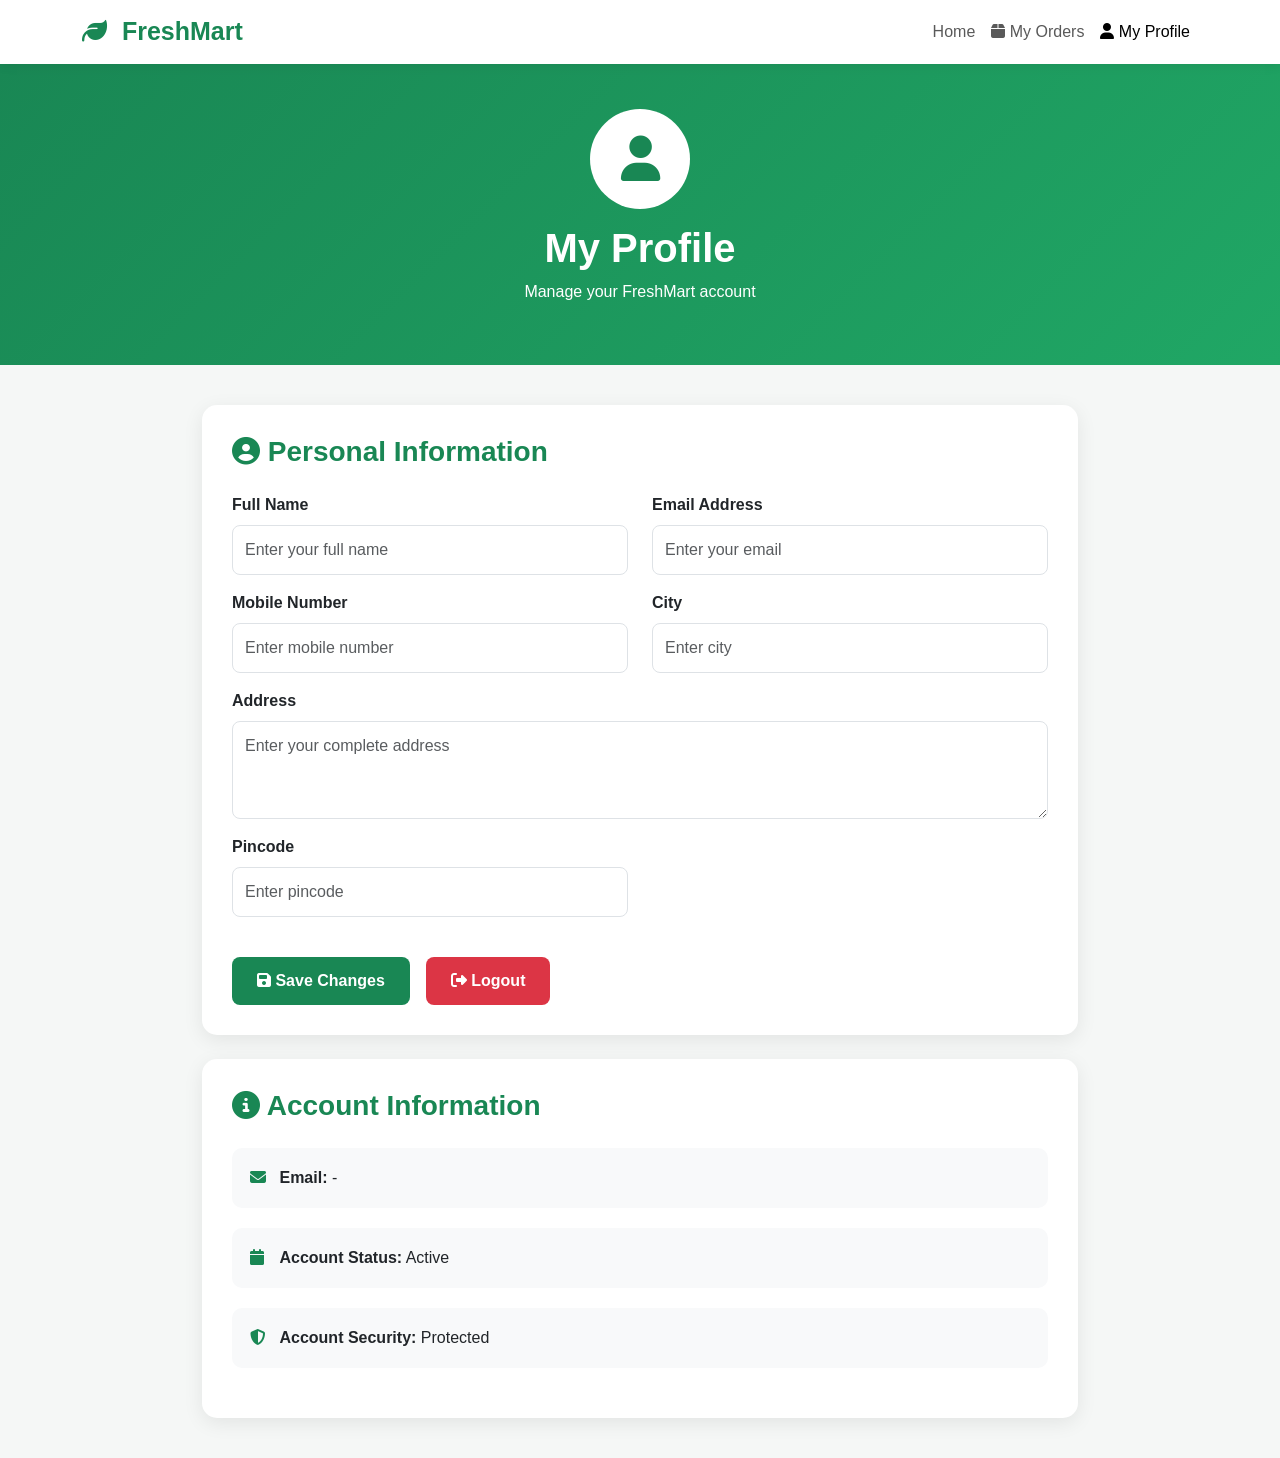
<file: grocery-website/profile.html>
<!DOCTYPE html>
<html lang="en">
<head>
    <title>FreshMart - My Profile</title>
    <!-- Bootstrap -->
    <link
        href="https://cdn.jsdelivr.net/npm/bootstrap@5.3.3/dist/css/bootstrap.min.css"
        rel="stylesheet"
    >
    <!-- Font Awesome -->
    <link
        rel="stylesheet"
        href="https://cdnjs.cloudflare.com/ajax/libs/font-awesome/6.5.2/css/all.min.css"
    >
    <style>
        body {
            background: #f5f7f6;
            font-family: Arial, sans-serif;
        }
        /* Navbar */
        .navbar {
            background: white;
            box-shadow: 0 2px 10px rgba(0,0,0,0.08);
        }
        .navbar-brand {
            font-size: 25px;
            font-weight: bold;
            color: #198754;
        }
        .navbar-brand i {
            margin-right: 8px;
        }
        .nav-link {
            font-weight: 500;
        }
        /* Profile Header */
        .profile-header {
            background: linear-gradient(135deg, #198754, #20a765);
            color: white;
            padding: 45px 20px;
            text-align: center;
        }
        .profile-icon {
            width: 100px;
            height: 100px;
            border-radius: 50%;
            background: white;
            color: #198754;
            display: flex;
            justify-content: center;
            align-items: center;
            font-size: 45px;
            margin: 0 auto 15px;
        }
        .profile-header h1 {
            font-weight: bold;
        }
        /* Profile Card */
        .profile-container {
            max-width: 900px;
            margin: 40px auto;
        }
        .profile-card {
            background: white;
            border-radius: 15px;
            padding: 30px;
            box-shadow: 0 5px 20px rgba(0,0,0,0.08);
        }
        .section-title {
            font-weight: bold;
            color: #198754;
            margin-bottom: 25px;
        }
        .form-label {
            font-weight: 600;
        }
        .form-control {
            padding: 12px;
            border-radius: 8px;
        }
        /* Buttons */
        .save-btn {
            background: #198754;
            color: white;
            border: none;
            padding: 12px 25px;
            border-radius: 8px;
            font-weight: bold;
        }
        .save-btn:hover {
            background: #157347;
            color: white;
        }
        .logout-btn {
            background: #dc3545;
            color: white;
            border: none;
            padding: 12px 25px;
            border-radius: 8px;
            font-weight: bold;
        }
        .logout-btn:hover {
            background: #bb2d3b;
            color: white;
        }
        .info-box {
            background: #f8f9fa;
            padding: 18px;
            border-radius: 10px;
            margin-bottom: 20px;
        }
        .info-box i {
            color: #198754;
            width: 25px;
        }
    </style>
</head>
<body>
<!-- ================= NAVBAR ================= -->
<nav class="navbar navbar-expand-lg">
    <div class="container">
        <a class="navbar-brand" href="index.html">
            <i class="fa-solid fa-leaf"></i>
            FreshMart
        </a>
        <button
            class="navbar-toggler"
            type="button"
            data-bs-toggle="collapse"
            data-bs-target="#navbarMenu"
        >
            <span class="navbar-toggler-icon"></span>
        </button>
        <div class="collapse navbar-collapse" id="navbarMenu">
            <ul class="navbar-nav ms-auto">
                <li class="nav-item">
                    <a class="nav-link" href="index.html">
                        Home
                    </a>
                </li>
                <li class="nav-item">
                    <a class="nav-link" href="orders.html">
                        <i class="fa-solid fa-box"></i>
                        My Orders
                    </a>
                </li>
                <li class="nav-item">
                    <a class="nav-link active" href="profile.html">
                        <i class="fa-solid fa-user"></i>
                        My Profile
                    </a>
                </li>
            </ul>
        </div>
    </div>
</nav>
<!-- ================= PROFILE HEADER ================= -->
<section class="profile-header">
    <div class="profile-icon">
        <i class="fa-solid fa-user"></i>
    </div>
    <h1 id="profileName">My Profile</h1>
    <p>
        Manage your FreshMart account
    </p>
</section>
<!-- ================= PROFILE CONTENT ================= -->
<div class="container profile-container">
    <div class="profile-card">
        <h3 class="section-title">
            <i class="fa-solid fa-user-circle"></i>
            Personal Information
        </h3>
        <form id="profileForm">
            <div class="row">
                <!-- Full Name -->
                <div class="col-md-6 mb-3">
                    <label class="form-label">
                        Full Name
                    </label>
                    <input
                        type="text"
                        class="form-control"
                        id="fullName"
                        placeholder="Enter your full name"
                    >
                </div>
                <!-- Email -->
                <div class="col-md-6 mb-3">
                    <label class="form-label">
                        Email Address
                    </label>
                    <input
                        type="email"
                        class="form-control"
                        id="email"
                        placeholder="Enter your email"
                    >
                </div>
                <!-- Mobile -->
                <div class="col-md-6 mb-3">
                    <label class="form-label">
                        Mobile Number
                    </label>
                    <input
                        type="tel"
                        class="form-control"
                        id="mobile"
                        placeholder="Enter mobile number"
                    >
                </div>
                <!-- City -->
                <div class="col-md-6 mb-3">
                    <label class="form-label">
                        City
                    </label>
                    <input
                        type="text"
                        class="form-control"
                        id="city"
                        placeholder="Enter city"
                    >
                </div>
                <!-- Address -->
                <div class="col-12 mb-3">
                    <label class="form-label">
                        Address
                    </label>
                    <textarea
                        class="form-control"
                        id="address"
                        rows="3"
                        placeholder="Enter your complete address"
                    ></textarea>
                </div>
                <!-- Pincode -->
                <div class="col-md-6 mb-3">
                    <label class="form-label">
                        Pincode
                    </label>
                    <input
                        type="text"
                        class="form-control"
                        id="pincode"
                        placeholder="Enter pincode"
                    >
                </div>
            </div>
            <!-- Buttons -->
            <div class="mt-4 d-flex gap-3">
                <button
                    type="submit"
                    class="save-btn"
                >
                    <i class="fa-solid fa-floppy-disk"></i>
                    Save Changes
                </button>
                <button
                    type="button"
                    class="logout-btn"
                    onclick="logoutUser()"
                >
                    <i class="fa-solid fa-right-from-bracket"></i>
                    Logout
                </button>
            </div>
        </form>
    </div>
    <!-- ACCOUNT INFORMATION -->
    <div class="profile-card mt-4">
        <h3 class="section-title">
            <i class="fa-solid fa-circle-info"></i>
            Account Information
        </h3>
        <div class="info-box">
            <i class="fa-solid fa-envelope"></i>
            <strong>Email:</strong>
            <span id="displayEmail">
                -
            </span>
        </div>
        <div class="info-box">
            <i class="fa-solid fa-calendar"></i>
            <strong>Account Status:</strong>
            <span>
                Active
            </span>
        </div>
        <div class="info-box">
            <i class="fa-solid fa-shield-halved"></i>
            <strong>Account Security:</strong>
            <span>
                Protected
            </span>
        </div>
    </div>
</div>
<!-- ================= JAVASCRIPT ================= -->
<script>
    // Load saved profile information
    function loadProfile() {
        const profile =
            JSON.parse(localStorage.getItem("freshMartProfile")) || {};
        document.getElementById("fullName").value =
            profile.fullName || "";
        document.getElementById("email").value =
            profile.email || "";
        document.getElementById("mobile").value =
            profile.mobile || "";
        document.getElementById("city").value =
            profile.city || "";
        document.getElementById("address").value =
            profile.address || "";
        document.getElementById("pincode").value =
            profile.pincode || "";
        document.getElementById("displayEmail").textContent =
            profile.email || "-";
        if (profile.fullName) {
            document.getElementById("profileName").textContent =
                "Welcome, " + profile.fullName;
        }
    }
    // Save profile
    document
        .getElementById("profileForm")
        .addEventListener("submit", function(event) {
            event.preventDefault();
            const profile = {
                fullName:
                    document.getElementById("fullName").value,
                email:
                    document.getElementById("email").value,
                mobile:
                    document.getElementById("mobile").value,
                city:
                    document.getElementById("city").value,
                address:
                    document.getElementById("address").value,
                pincode:
                    document.getElementById("pincode").value
            };
            localStorage.setItem(
                "freshMartProfile",
                JSON.stringify(profile)
            );
            document.getElementById("displayEmail").textContent =
                profile.email || "-";
            document.getElementById("profileName").textContent =
                profile.fullName
                    ? "Welcome, " + profile.fullName
                    : "My Profile";
            alert("Profile updated successfully!");
        });
    // Logout
    function logoutUser() {
        const confirmLogout =
            confirm("Are you sure you want to logout?");
        if (confirmLogout) {
            // Remove login session
            localStorage.removeItem("freshMartLoggedIn");
            // Go back to login page
            window.location.href = "login.html";
        }
    }
    // Load profile when page opens
    loadProfile();
</script>
<!-- Bootstrap JS -->
<script
    src="https://cdn.jsdelivr.net/npm/bootstrap@5.3.3/dist/js/bootstrap.bundle.min.js">
</script>
</body>
</html>
</file>
<file: grocery-website/login.css>
* {
    margin: 0;
    padding: 0;
    box-sizing: border-box;
}
body {
    font-family: Arial, Helvetica, sans-serif;
}
/* MAIN PAGE */
.auth-page {
    min-height: 100vh;

    background-image:
        url("images/login.bg.jpg");
    background-size: cover;
    background-position: center;
    background-repeat: no-repeat;
    position: relative;
    display: flex;
    align-items: center;
    justify-content: center;
    padding: 30px;
}
/* DARK OVERLAY */
.auth-overlay {
    position: absolute;
    top: 0;
    left: 0;
    width: 100%;
    height: 100%;
    background: rgba(0, 0, 0, 0.48);
}
/* MAIN CONTAINER */
.auth-container {
    position: relative;
    z-index: 2;
    width: 100%;
    max-width: 1050px;
    min-height: 650px;
    display: grid;
    grid-template-columns: 1fr 430px;
    background: rgba(255, 255, 255, 0.97);
    border-radius: 24px;
    overflow: hidden;
    box-shadow:
        0 25px 60px rgba(0, 0, 0, 0.25);
}
/* LEFT SIDE */
.auth-info {
    padding: 70px 60px;
    display: flex;
    flex-direction: column;
    justify-content: center;
    background:
        linear-gradient(
            rgba(15, 130, 85, 0.88),
            rgba(9, 100, 67, 0.88)
        );
    color: white;
}
.brand {
    font-size: 30px;
    font-weight: bold;
    margin-bottom: 60px;
}
.brand i {
    margin-right: 10px;
}
.auth-info h1 {
    font-size: 46px;
    line-height: 1.15;
    margin-bottom: 25px;
}
.auth-info p {
    font-size: 17px;
    line-height: 1.7;
    max-width: 500px;
    margin-bottom: 35px;
}
.benefit {
    display: flex;
    align-items: center;
    gap: 15px;
    margin-bottom: 20px;
    font-size: 17px;
}
.benefit i {
    width: 38px;
    height: 38px;
    display: flex;
    align-items: center;
    justify-content: center;
    border-radius: 50%;
    background: rgba(255, 255, 255, 0.18);
}
/* RIGHT CARD */
.auth-card {
    padding: 50px 42px;
    display: flex;
    justify-content: center;
    flex-direction: column;
}
.auth-card h2 {
    font-size: 32px;
    margin-bottom: 8px;
    color: #222;
}
.subtitle {
    color: #777;
    margin-bottom: 30px;
}
/* MOBILE BRAND */
.mobile-brand {
    display: none;
    font-size: 27px;
    font-weight: bold;
    color: #168b5c;
    margin-bottom: 25px;
}
/* INPUT */
.input-group-custom {
    margin-bottom: 20px;
}
.input-group-custom label {
    display: block;
    font-weight: 600;
    margin-bottom: 8px;
    color: #333;
}
.input-box {
    display: flex;
    align-items: center;
    border: 1px solid #ddd;
    border-radius: 10px;
    padding: 0 14px;
    background: white;
    transition: 0.2s;
}
.input-box:focus-within {
    border-color: #168b5c;
    box-shadow:
        0 0 0 3px rgba(22, 139, 92, 0.1);
}
.input-box > i {
    color: #777;
    margin-right: 10px;
}
.input-box input {
    width: 100%;
    border: none;
    outline: none;
    padding: 14px 5px;
    font-size: 15px;
}
.password-toggle {
    border: none;
    background: none;
    cursor: pointer;
    color: #777;
}
/* REMEMBER */
.remember-row {
    display: flex;
    justify-content: space-between;
    align-items: center;
    margin-bottom: 25px;
    font-size: 14px;
}
.remember-row label {
    color: #555;
}
.remember-row input {
    margin-right: 5px;
}
.remember-row a {
    color: #168b5c;
    text-decoration: none;
}
.remember-row a:hover {
    text-decoration: underline;
}
/* BUTTON */
.auth-button {
    width: 100%;
    border: none;
    background: #168b5c;
    color: white;
    padding: 14px;
    border-radius: 10px;
    font-size: 16px;
    font-weight: bold;
    cursor: pointer;
   transition: 0.3s;
}
.auth-button:hover {
    background: #106c47;
    transform: translateY(-1px);
}
/* DIVIDER */
.divider {
    display: flex;
    align-items: center;
    gap: 12px;
    margin: 25px 0;
    color: #aaa;
}
.divider::before,
.divider::after {
    content: "";
    flex: 1;
    height: 1px;
    background: #ddd;
}
.divider span {
    font-size: 12px;
}
/* SWITCH */
.switch-text {
    text-align: center;
    color: #666;
    font-size: 14px;
}
.switch-text button {
    border: none;
    background: none;
    color: #168b5c;
    font-weight: bold;
    cursor: pointer;
}
/* MESSAGES */
#loginMessage,
#signupMessage {
    margin-top: 15px;
    text-align: center;
    font-size: 14px;
}
.success-message {
    color: #168b5c;
}
.error-message {
    color: #dc3545;
}
/* HIDDEN */
.hidden {
    display: none;
}
/* MOBILE */
@media (max-width: 850px) {
    .auth-container {
        grid-template-columns: 1fr;
        max-width: 500px;
    }
    .auth-info {
        display: none;
    }
    .mobile-brand {
        display: block;
    }
}
@media (max-width: 500px) {
    .auth-page {
        padding: 15px;
    }
    .auth-card {
        padding: 35px 25px;
    }
    .auth-card h2 {
        font-size: 28px;
    }
}
</file>
<file: grocery-website/css/style.css>
/* BOOTSTRAP NAVBAR SECTION STARTS */

.navbar {
    min-height: 70px;
}
/* Logo */
.navbar-brand {
    font-size: 25px;
}
/* Navigation links */
.navbar .nav-link {
    font-size: 15px;
    font-weight: 500;
    color: #333;
    margin: 0 5px;
}
.navbar .nav-link:hover {
    color: #198754;
}
/* Active link */
.navbar .nav-link.active {
    color: #198754;
    font-weight: 600;
}
/* Search */
.navbar form input {
    min-width: 200px;
}
/* Cart and Login */
.navbar .btn {
    white-space: nowrap;
}
/* NAVBAR SECTION ENDS */

/* HERO SECTION STARTS */

.hero {
    min-height: 600px;
    background-image:
        linear-gradient(
            rgba(0, 0, 0, 0.45),
            rgba(0, 0, 0, 0.45)
        ),
        url("../images/hero1.jpg");
    background-size: cover;
    background-position: center;
    background-repeat: no-repeat;
    color: white;
    display: flex;
    align-items: center;
    padding: 70px 0;
}
/* Hero Row */
.min-vh-75 {
    min-height: 450px;
}
/* Hero Badge */
.hero-badge {
    display: inline-block;
    background-color: rgba(25, 135, 84, 0.9);
    color: white;
    padding: 9px 18px;
    border-radius: 30px;
    font-size: 14px;
    font-weight: 600;
    margin-bottom: 20px;
}
.hero-badge i {
    margin-right: 7px;
}
/* Hero Heading */
.hero h1 {
    font-size: 55px;
    font-weight: 700;
    line-height: 1.15;
    margin-bottom: 20px;
}
/* Green heading portion */
.hero h1 span {
    color: #9be7b7;
}
/* Hero Paragraph */
.hero p {
    max-width: 650px;
    font-size: 18px;
    line-height: 1.7;
    margin-bottom: 30px;
    color: #f1f1f1;
}
/* Hero Buttons */
.hero-buttons {
    display: flex;
    gap: 15px;
    flex-wrap: wrap;
}
/* Button */
.hero-buttons .btn {
    padding: 12px 25px;
    font-weight: 600;
}
/* Hero Features */
.hero-features {
    display: flex;
    gap: 25px;
    flex-wrap: wrap;
    margin-top: 35px;
}
.hero-features span {
    font-size: 14px;
    color: #ffffff;
}
.hero-features i {
    color: #9be7b7;
    margin-right: 6px;
}

/* HERO MOBILE */

@media (max-width: 767px) {
    .hero {
        min-height: 550px;
        padding: 60px 20px;
        text-align: center;
    }
    .min-vh-75 {
        min-height: auto;
    }
    .hero h1 {
        font-size: 36px;
        line-height: 1.2;
    }
    .hero p {
        font-size: 16px;
        line-height: 1.6;
    }
    .hero-buttons {
        justify-content: center;
        flex-direction: column;
        align-items: center;
    }
    .hero-buttons .btn {
        width: 100%;
        max-width: 280px;
    }
    .hero-features {
        justify-content: center;
        flex-direction: column;
        gap: 12px;
    }
}
/* HERO SECTION ENDS */

/* CATEGORIES SECTION STARTS */

.category-card {
    background-color: #ffffff;
    text-align: center;
    padding: 35px 20px;
    border-radius: 15px;
    box-shadow: 0 5px 20px rgba(0, 0, 0, 0.08);
    height: 100%;
    transition: 0.3s;
}
.category-card:hover {
    transform: translateY(-8px);
    box-shadow: 0 10px 25px rgba(0, 0, 0, 0.15);
}
/* Category Icons */
.category-icon {
    width: 80px;
    height: 80px;
    margin: 0 auto 20px;
    border-radius: 50%;
    background-color: #e8f5e9;
    display: flex;
    align-items: center;
    justify-content: center;
    font-size: 40px;
}
/* Different icon colors */
.category-card:nth-child(1) .category-icon {
    color: #198754;
}
.category-card:nth-child(2) .category-icon {
    color: #dc3545;
}
.category-card:nth-child(3) .category-icon {
    color: #0d6efd;
}
.category-card:nth-child(4) .category-icon {
    color: #fd7e14;
}
/* Category Heading */
.category-card h3 {
    color: #333;

    font-size: 21px;

    margin-bottom: 10px;
}
/* Category Description */
.category-card p {
    color: #777;

    margin-bottom: 20px;
}
/* CATEGORIES SECTION ENDS */

/* PRODUCTS SECTION STARTS */

.products{
    padding: 70px 5%;
    background-color: #ffffff;
}

.product-container{
    max-width: 1200px;
    margin: 0 auto;
    display: grid;
    grid-template-columns: repeat(4, 1fr);
    gap: 25px;
}

.product-card{
    background-color: #ffffff;
    border: 1px solid #eeeeee;
    border-radius: 12px;
    overflow: hidden;
    transition: 0.3s;
    box-shadow: 0 5px 15px rgba(0,0,0,0.08);
}

.product-card:hover{
    transform: translateY(-8px);
    box-shadow: 0 10px 25px rgba(0,0,0,0.15);
}

.product-imgage{
    position: relative;
    height: 230px;
    overflow: hidden;
}

.product-image img{
    width: 100%;
    height: 100%;
    object-fit: cover;
    transition: 0.3s;
}

.product-card:hover.product-image img{
    transform: scale(1.05);
}

.discount{
    position: absolute;
    top: 12px;
    left: 12px;
    background-color: #dc3545;
    color: white;
    padding: 5px 10px;
    border-radius: 5px;
    font-size: 12px;
    font-weight: bold;
}

.product-info{
    padding: 20px;
}

.product-info h3{
    font-size: 19px;
    margin-bottom: 5px;
    color: #333333;
}

.unit{
    color: #777777;
    font-size: 14px;
    margin-bottom: 10px;
}

.rating{
    margin-bottom: 12px;
}

.rating i{
    color: #ffc107;
    font-size: 14px;
}

.rating span{
    color: #777777;
    font-size: 13px;
}

.price{
    margin-bottom: 15px;
}

.current-price{
    font-size: 21px;
    font-weight: bold;
    color: #198754;
    margin-right: 8px;
}

.old-price{
    font-size: 14px;
    text-decoration: line-through;
}

.cart-button{
    width: 100%;
    padding: 11px;
    border: none;
    border-radius: 6px;
    background-color: #198754;
    color: white;
    font-size: 15px;
    font-weight: 600;
    cursor: pointer;
    transition: 0.3s;
}

.cart-button:hover{
    background-color: #146c43;
}
/* PRODUCTS SECTION ENDS */

/* OFFERS SECTION STARTS */

.offers {
    padding: 70px 0;
    background:
        linear-gradient(
            rgba(25, 135, 84, 0.92),
            rgba(20, 110, 70, 0.92)
        );
    background-size: cover;
    background-position: center;
    background-repeat: no-repeat;
    color: white;
}
/* Offer Badge */
.offer-badge {
    display: inline-block;
    background-color: white;
    color: #198754;
    padding: 8px 18px;
    border-radius: 30px;
    font-size: 14px;
    font-weight: 700;
    margin-bottom: 18px;
}

.offer-badge i {
    margin-right: 6px;
}
/* Offer Heading */
.offers h2 {
    font-size: 48px;
    font-weight: 700;
    line-height: 1.2;
    margin-bottom: 18px;
}
/* Discount */
.offers h2 span {
    color: #ffe082;
}
/* Offer Description */
.offers p {
    max-width: 650px;
    font-size: 18px;
    line-height: 1.7;
    color: #f5f5f5;
    margin-bottom: 25px;
}

/* Offer Button */
.offers .btn {
    padding: 12px 28px;
    font-weight: 600;
}

/* Offer Icon */
.offer-icon {
    width: 180px;
    height: 180px;
    margin: auto;
    border-radius: 50%;
    background-color: rgba(255, 255, 255, 0.15);
    display: flex;
    align-items: center;
    justify-content: center;
    font-size: 85px;
    color: #ffe082;
    border: 2px solid rgba(255, 255, 255, 0.3);
}
/* =========================
   OFFER MOBILE
========================= */
@media (max-width: 767px) {
    .offers {
        padding: 55px 20px;
        text-align: center;
    }
    .offers h2 {
        font-size: 34px;
    }
    .offers p {
        font-size: 16px;
    }
    .offer-icon {
        width: 130px;
        height: 130px;
        font-size: 60px;
    }
}
/* OFFERS SECTION ENDS */

/* BENEFITS SECTION STRTS */

/* =========================
   BOOTSTRAP BENEFITS
========================= */

.benefits {

    padding: 70px 0;

    background-color: #f8f9fa;
}


/* Benefit Card */

.benefit-card {

    background-color: #ffffff;

    text-align: center;

    padding: 35px 25px;

    border-radius: 15px;

    box-shadow:
        0 5px 20px rgba(0, 0, 0, 0.08);

    transition: 0.3s;
}


/* Hover */

.benefit-card:hover {

    transform: translateY(-8px);

    box-shadow:
        0 10px 25px rgba(0, 0, 0, 0.15);
}


/* Benefit Icon */

.benefit-icon {

    width: 75px;

    height: 75px;

    margin: 0 auto 20px;

    border-radius: 50%;

    background-color: #e8f5e9;

    display: flex;

    align-items: center;

    justify-content: center;

    font-size: 32px;
}


/* Different Icon Colors */

.benefit-card:nth-child(1) .benefit-icon {

    color: #198754;
}


.benefit-card:nth-child(2) .benefit-icon {

    color: #0d6efd;
}


.benefit-card:nth-child(3) .benefit-icon {

    color: #fd7e14;
}


.benefit-card:nth-child(4) .benefit-icon {

    color: #20a464;
}


/* Heading */

.benefit-card h3 {

    font-size: 20px;

    color: #333;

    margin-bottom: 10px;
}


/* Description */

.benefit-card p {

    color: #777;

    font-size: 15px;

    line-height: 1.6;

    margin-bottom: 0;
}
/* BENEFITS SECTION ENDS */
/* FOOTER SECTION STARTS */

.footer {
    background-color: #17251d;

    color: white;

    padding-top: 60px;
}


/* Footer Container */

.footer-container {

    max-width: 1200px;

    margin: 0 auto;

    padding: 0 5%;

    display: grid;

    grid-template-columns: 2fr 1fr 1fr 1.5fr;

    gap: 50px;
}


/* Footer Columns */

.footer-column {

    display: flex;

    flex-direction: column;
}


/* Footer Logo */

.footer-logo {

    color: #42b883;

    font-size: 26px;

    margin-bottom: 15px;
}


.footer-logo i {

    margin-right: 7px;
}


/* Footer Description */

.footer-column > p {

    color: #c8d0cb;

    font-size: 14px;

    line-height: 1.7;

    margin-bottom: 15px;
}


/* Footer Heading */

.footer-column h3 {

    font-size: 18px;

    margin-bottom: 20px;

    color: white;
}


/* Footer Links */

.footer-column a {

    color: #c8d0cb;

    text-decoration: none;

    font-size: 14px;

    margin-bottom: 12px;

    transition: 0.3s;
}


.footer-column a:hover {

    color: #42b883;

    padding-left: 5px;
}


/* Contact Icons */

.footer-column p i {

    color: #42b883;

    width: 22px;

    margin-right: 5px;
}


/* Social Icons */

.social-icons {

    display: flex;

    gap: 10px;

    margin-top: 10px;
}


.social-icons a {

    width: 38px;

    height: 38px;

    border-radius: 50%;

    background-color: #26382d;

    display: flex;

    align-items: center;

    justify-content: center;

    color: white;

    margin: 0;

    padding: 0;
}


.social-icons a:hover {

    background-color: #198754;

    color: white;

    padding: 0;
}


/* Footer Bottom */

.footer-bottom {

    margin-top: 50px;

    padding: 20px;

    text-align: center;

    border-top: 1px solid #304037;
}


.footer-bottom p {

    color: #aeb8b1;

    font-size: 14px;

    margin: 0;
}
/* FOOTER SECTION ENDS */

/* TABLET */

@media (max-width: 1024px) {

    /* Navbar */

    header {
        padding: 15px 3%;
    }

    header > div {
        gap: 15px;
    }

    nav {
        gap: 12px;
    }

    nav input {
        width: 170px;
    }


    /* Hero */

    .hero h1 {
        font-size: 42px;
    }
    /* Categories */
    .category-container {
        grid-template-columns: repeat(2, 1fr);
    }
    /* Products */

    .product-container {
        grid-template-columns: repeat(2, 1fr);
    }
    /* Benefits */

    .benefits-container {
        grid-template-columns: repeat(2, 1fr);
    }
    /* Footer */
    .footer-container {
        grid-template-columns: repeat(2, 1fr);
        gap: 35px;
    }
}

/* MOBILE */

@media (max-width: 767px) {


    /* NAVBAR */

    header {
        padding: 15px 20px;
    }

    header > div {
        flex-direction: column;
    }

    header h2 {
        font-size: 24px;
    }

    nav {
        width: 100%;

        flex-wrap: wrap;

        justify-content: center;

        gap: 12px;
    }

    nav a {
        font-size: 14px;
    }

    nav form {
        width: 100%;
    }

    nav input {
        width: 100%;
    }


    /* =====================
       HERO
    ===================== */

    .hero {
        min-height: 500px;

        padding: 50px 20px;

        text-align: center;

        justify-content: center;
    }

    .hero-content {
        max-width: 100%;
    }

    .hero h1 {
        font-size: 34px;

        line-height: 1.2;
    }

    .hero p {
        font-size: 16px;
    }

    .hero-buttons {
        flex-direction: column;

        align-items: center;
    }

    .shop-button,
    .category-button {
        width: 100%;

        max-width: 280px;
    }


    /* =====================
       SECTION TITLE
    ===================== */

    .section-title h2 {
        font-size: 28px;
    }

    .section-title p {
        font-size: 15px;
    }


    /* =====================
       CATEGORIES
    ===================== */

    .categories {
        padding: 50px 20px;
    }

    .category-container {
        grid-template-columns: 1fr;

        gap: 20px;
    }


    /* =====================
       PRODUCTS
    ===================== */

    .products {
        padding: 50px 20px;
    }

    .product-container {
        grid-template-columns: 1fr;

        gap: 20px;
    }


    .product-image {
        height: 250px;
    }


    /* =====================
       OFFERS
    ===================== */

    .offers {
        min-height: 350px;

        padding: 50px 20px;
    }

    .offer-content h2 {
        font-size: 32px;
    }

    .offer-content p {
        font-size: 16px;
    }


    /* =====================
       BENEFITS
    ===================== */

    .benefits {
        padding: 50px 20px;
    }

    .benefits-container {
        grid-template-columns: 1fr;

        gap: 20px;
    }


    /* =====================
       FOOTER
    ===================== */

    .footer {
        padding-top: 45px;
    }
    .footer-container {
        grid-template-columns: 1fr;
        gap: 35px;
    }
    .footer-bottom {
        margin-top: 35px;
    }
}

/*  PRODUCT GRID */

.products .row {
    display: grid !important;
    grid-template-columns: repeat(4, 1fr) !important;
    gap: 25px !important;
}
.products .row > div {
    width: 100% !important;
    padding: 0 !important;
}
.product-card {
    width: 100%;
    height: 100%;
    overflow: hidden;
}
.product-image {
    width: 100%;
    height: 230px;
    overflow: hidden;
}
.product-image img {
    width: 100%;
    height: 100%;
    object-fit: cover;
}
/* TABLET */
@media (max-width: 991px) {
    .products .row {
        grid-template-columns: repeat(2, 1fr) !important;
    }
}
/* MOBILE */
@media (max-width: 767px) {
    .products .row {
        grid-template-columns: 1fr !important;
    }
}

/* =========================
   CART
========================= */

.cart-item {

    display: flex;

    align-items: center;

    gap: 12px;

    padding: 15px 0;

    border-bottom: 1px solid #ddd;

}


.cart-item-image img {

    width: 65px;

    height: 65px;

    object-fit: cover;

    border-radius: 10px;

}


.cart-item-info {

    flex: 1;

}


.cart-item-info h6 {

    margin-bottom: 5px;

    font-weight: 600;

}
.cart-item-info p {

    margin-bottom: 8px;

    color: #198754;

    font-weight: 600;

}
.cart-quantity {

    display: flex;

    align-items: center;

    gap: 8px;

}
.cart-quantity span {

    min-width: 25px;

    text-align: center;

    font-weight: 600;

}
.cart-item-right {

    display: flex;

    flex-direction: column;

    align-items: flex-end;

    gap: 10px;

}
.cart-item-right strong {

    color: #198754;

}
.cart-total {

    border-top: 2px solid #ddd;

    padding-top: 20px;

    margin-top: 20px;

}
.cart-total h5 {

    display: flex;

    justify-content: space-between;

    margin-bottom: 20px;

}

/* =========================
   CART DISPLAY
========================= */

#cartItems {
    width: 100%;
    max-width: 500px;
    margin: 20px auto;
}


/* Individual cart item */

.cart-item {
    display: flex;
    align-items: center;
    gap: 15px;

    background: #ffffff;

    padding: 15px;

    margin-bottom: 15px;

    border-radius: 12px;

    box-shadow: 0 4px 15px rgba(0, 0, 0, 0.08);
}


/* Cart image */

.cart-item-image {
    width: 70px;
    height: 70px;

    flex-shrink: 0;
}


.cart-item-image img {
    width: 100%;
    height: 100%;

    object-fit: cover;

    border-radius: 10px;
}


/* Cart product information */

.cart-item-info {
    flex: 1;
}


.cart-item-info h6 {
    margin: 0 0 5px;

    font-size: 16px;

    font-weight: 600;
}


.cart-item-info p {
    margin: 0 0 8px;

    color: #198754;

    font-weight: 600;
}


/* Quantity */

.cart-quantity {
    display: flex;

    align-items: center;

    gap: 10px;
}


.cart-quantity span {
    min-width: 20px;

    text-align: center;

    font-weight: 600;
}


/* Right side */

.cart-item-right {
    display: flex;

    flex-direction: column;

    align-items: flex-end;

    gap: 10px;
}


.cart-item-right strong {
    color: #198754;

    font-size: 16px;
}


/* Cart total */

#cartTotal {
    font-size: 22px;

    font-weight: 700;

    color: #198754;
}


/* Mobile */

@media (max-width: 576px) {

    .cart-item {
        gap: 10px;

        padding: 12px;
    }

    .cart-item-image {
        width: 55px;
        height: 55px;
    }

    .cart-item-info h6 {
        font-size: 14px;
    }

    .cart-item-right strong {
        font-size: 14px;
    }

}

/* =================================
   FRESHMART CART PANEL - FINAL
================================= */

.cart-panel {
    position: fixed;
    top: 75px;
    right: 20px;

    width: 420px;
    max-width: calc(100vw - 40px);

    background: #ffffff;

    border-radius: 16px;

    box-shadow: 0 15px 40px rgba(0, 0, 0, 0.20);

    z-index: 99999;

    display: none;

    overflow: hidden;
}


/* Show Cart */

.cart-panel.show {
    display: block;
}


/* =================================
   CART HEADER
================================= */

.cart-header {
    display: flex !important;

    flex-direction: row !important;

    align-items: center !important;

    justify-content: space-between !important;

    width: 100%;

    padding: 18px 20px;

    background: #ffffff;

    border-bottom: 1px solid #eeeeee;
}


.cart-header h4 {
    margin: 0;

    font-size: 21px;

    font-weight: 700;

    color: #198754;

    display: flex;

    align-items: center;

    gap: 8px;
}


/* Close Button */

.cart-close {
    width: 34px;
    height: 34px;

    border: none;

    border-radius: 50%;

    background: #f1f3f5;

    color: #555;

    font-size: 22px;

    line-height: 1;

    display: flex !important;

    align-items: center !important;

    justify-content: center !important;

    cursor: pointer;

    padding: 0;

    flex-shrink: 0;
}


.cart-close:hover {
    background: #dc3545;

    color: white;
}


/* =================================
   CART ITEMS AREA
================================= */

.cart-items {
    padding: 10px 20px;

    max-height: 400px;

    overflow-y: auto;
}


/* =================================
   CART ITEM
================================= */

.cart-item {
    display: flex !important;

    align-items: center !important;

    width: 100%;

    gap: 12px;

    padding: 15px 0;

    border-bottom: 1px solid #eeeeee;
}


/* Product Image */

.cart-item-image {
    flex-shrink: 0;
}


.cart-item-image img {
    width: 65px;

    height: 65px;

    object-fit: cover;

    border-radius: 10px;
}


/* Product Information */

.cart-item-info {
    flex: 1;

    min-width: 0;
}


.cart-item-info h6 {
    margin: 0 0 5px;

    font-size: 15px;

    font-weight: 600;

    color: #333;
}


.cart-item-info p {
    margin: 0 0 8px;

    font-size: 14px;

    color: #198754;

    font-weight: 600;
}


/* =================================
   QUANTITY
================================= */

.cart-quantity {
    display: flex;

    align-items: center;

    gap: 8px;
}


.cart-quantity span {
    min-width: 20px;

    text-align: center;

    font-weight: 600;
}


.cart-quantity button {
    width: 30px;

    height: 30px;

    padding: 0;

    display: flex;

    align-items: center;

    justify-content: center;
}


/* =================================
   RIGHT SIDE
================================= */

.cart-item-right {
    flex-shrink: 0;

    display: flex;

    flex-direction: column;

    align-items: flex-end;

    gap: 8px;
}


.cart-item-right strong {
    color: #198754;

    font-size: 15px;

    white-space: nowrap;
}


.remove-btn {
    width: 32px;

    height: 32px;

    padding: 0;

    display: flex;

    align-items: center;

    justify-content: center;
}


/* =================================
   CART FOOTER
================================= */

.cart-footer {
    padding: 18px 20px;

    background: #f8f9fa;

    border-top: 1px solid #eeeeee;
}


/* Total */

.cart-total {
    display: flex;

    align-items: center;

    justify-content: space-between;

    margin-bottom: 15px;

    font-size: 18px;
}


.cart-total strong:last-child {
    color: #198754;

    font-size: 20px;
}


/* Checkout Button */

.cart-footer .btn {
    width: 100%;

    padding: 11px;

    font-weight: 600;

    border-radius: 8px;
}


/* =================================
   MOBILE CART
================================= */

@media (max-width: 767px) {

    .cart-panel {
        top: 70px;

        right: 10px;

        width: calc(100vw - 20px);

        max-width: none;
    }


    .cart-items {
        max-height: 55vh;

        padding: 10px 15px;
    }


    .cart-footer {
        padding: 15px;
    }


    .cart-item-image img {
        width: 55px;

        height: 55px;
    }


    .cart-item {
        gap: 8px;
    }


    .cart-item-info h6 {
        font-size: 14px;
    }

}

/* =========================
   CART SECTION
========================= */

.cart-section {
    display: none;

    position: fixed;
    top: 0;
    right: 0;

    width: 420px;
    max-width: 90%;
    height: 100vh;


    overflow-y: auto;

    background-color: white;

    padding: 30px25px;

    border-radius: 0;

    box-shadow: -5px 0 25px rgba(0, 0, 0, 0.20);

    z-index: 2000;
}


/* When JavaScript opens cart */

.cart-section.show {
    display: block;
}


/* Cart Header */

.cart-header {
    display: flex;
    justify-content: space-between;
    align-items: center;

    margin-bottom: 20px;
}

.cart-header h2 {
    font-size: 24px;
    margin: 0;
}


/* Close Button */

.cart-close {
    width: 35px;
    height: 35px;

    border: 1px solid #ccc;

    background: white;

    border-radius: 5px;

    font-size: 24px;

    cursor: pointer;
}


/* Cart Item */

.cart-item {
    display: flex;
    align-items: center;
    gap: 15px;

    padding: 15px 0;

    border-bottom: 1px solid #eee;
}


/* Cart Image */

.cart-item-image img {
    width: 70px;
    height: 70px;

    object-fit: contain;

    border-radius: 10px;
}


/* Cart Information */

.cart-item-info {
    flex: 1;
}

.cart-item-info h6 {
    margin-bottom: 5px;
    font-size: 16px;
}

.cart-item-info p {
    margin-bottom: 8px;
    color: #198754;
    font-weight: 600;
}


/* Quantity */

.cart-quantity {
    display: flex;
    align-items: center;
    gap: 10px;
}


/* Right side */

.cart-item-right {
    display: flex;
    flex-direction: column;
    align-items: flex-end;
    gap: 10px;
}


/* Summary */

.cart-summary {
    margin-top: 20px;

    padding-top: 20px;

    border-top: 2px solid #eee;
}

.cart-summary h4 {
    margin-bottom: 15px;
    color: #198754;
}


/* Mobile */

@media (max-width: 767px) {

    .cart-section {

        width: 100% ;

        max-width: 100%;
        padding: 25px 18px;
    }

}

/* cart overlay */

.cart-overlay{
    display: none;
    position: fixed;
    top: 0;
    left: 0;

    width: 100%;
    height: 100%;

    background-color: rgba(0,0,0,0.45);
    z-index: 1999;
}

.cart-overlay.show{
    display: block;
} 

/* =========================
   OFFER IMAGE + CONTENT
========================= */

.offers {
    position: relative;
    overflow: hidden;
    color: white;
}

/* Background image */

.offer-background {
    position: absolute;

    top: 0;
    left: 0;

    width: 100%;
    height: 100%;

    object-fit: cover;

    z-index: 0;
}

/* Dark overlay */

.offers::after {
    content: "";

    position: absolute;

    top: 0;
    left: 0;

    width: 100%;
    height: 100%;

    background: rgba(25, 135, 84, 0.75);

    z-index: 1;
}

/* Offer content ABOVE image */

.offers .container {
    position: relative;

    z-index: 2;
}

/*  PRODUCT QUANTITY SELECTOR */

.quantity-selector {
    display: flex;
    align-items: center;
    gap: 15px;
}

.quantity-btn {
    width: 40px;
    height: 40px;
    border: 1px solid #198754;
    background: white;
    color: #198754;
    border-radius: 6px;
    font-size: 22px;
    font-weight: bold;
    cursor: pointer;
}

.quantity-btn:hover {
    background: #198754;
    color: white;
}

.quantity-value {
    min-width: 30px;
    text-align: center;
    font-size: 18px;
    font-weight: bold;
}
/* PRODUCT PAGE BUTTONS */
.product-cart-button,
.back-products-btn {
    min-width: 190px;
    height: 55px;
    display: inline-flex;
    align-items: center;
    justify-content: center;
    gap: 8px;
}

.back-products-btn {
    margin-left: 12px;
}

/* =========================
   PRODUCT DETAILS LAYOUT
========================= */

.product-details {
    padding: 70px 0;
}

.product-details-image {
    width: 100%;
    max-width: 520px;
    margin: 0 auto;
    text-align: center;
}

.product-details-image img {
    width: 100%;
    max-width: 500px;
    height: 450px;
    object-fit: contain;
    border-radius: 15px;
    display: block;
    margin: 0 auto;
}

.product-details .col-lg-6:last-child {
    padding-left: 30px;
}

.product-details h1 {
    font-size: 42px;
    font-weight: 700;
    margin-bottom: 20px;
}

.product-detail-price {
    font-size: 28px;
    font-weight: 700;
}

.product-details .text-muted {
    font-size: 17px;
    line-height: 1.7;
}

/* Mobile */
@media (max-width: 991px) {

    .product-details {
        padding: 40px 0;
    }

    .product-details-image img {
        height: 350px;
    }

    .product-details .col-lg-6:last-child {
        padding-left: 12px;
    }

    .product-details h1 {
        font-size: 32px;
    }

}

/* PRODUCT PAGE MOBILE */
@media (max-width: 767px) {
    .product-details {
        padding: 30px 0;
    }
    .product-details-image img {
        height: 280px;
        max-width: 100%;
    }
    .product-details h1 {
        font-size: 28px;
        margin-top: 25px;
    }
    .product-detail-price {
        font-size: 24px;
    }
    .product-cart-button,
    .back-products-btn,
    .buy-now-button {
        width: 100%;
        min-width: 0;
        margin: 6px 0;
    }
    .back-products-btn {
        margin-left: 0;
    }
    .quantity-selector {
        gap: 12px;
    }
}

/* STICKY NAVBAR */
.navbar {
    position: sticky;
    top: 0;
    z-index: 1000;
}

/* PRODUCT IMAGE HOVER */

.product-details-image {
    overflow: hidden;
}

.product-details-image img {
    transition: transform 0.4s ease;
}

.product-details-image img:hover {
    transform: scale(1.05);
}

/* WISHLIST BUTTON */
.wishlist-button {
    margin-bottom: 15px;
    transition: all 0.3s ease;
    font-size: 12px;
    padding: 5px 10px;
}
.wishlist-button:hover {
    transform: translateY(-2px);
}
/* SMALL WISHLIST NAVBAR */
#wishlistNavButton {
    font-size: 13px;
    padding: 5px 10px;
}
#wishlistNavButton .badge {
    font-size: 10px;
    padding: 3px 6px;
}

/* ORDER STATUS LABELS */
.order-status-labels {
    display: grid;
    grid-template-columns: repeat(4, 1fr);
    width: 100%;
    margin-top: 8px;
    font-size: 13px;
}
.order-status-labels span {
    white-space: nowrap;
}
.order-status-labels span:nth-child(1) {
    text-align: left;
}
.order-status-labels span:nth-child(2),
.order-status-labels span:nth-child(3) {
    text-align: center;
}
.order-status-labels span:nth-child(4) {
    text-align: right;
}
/* Active Order Filter */
.active-filter {
    font-weight: 600;
    transform: scale(1.03);
    box-shadow: 0 2px 6px rgba(0, 0, 0, 0.15);
}

/* ================= PROFILE ICON ================= */

.profile-link {
    display: flex;
    flex-direction: column;
    align-items: left;
    justify-content: center;

    text-decoration: none;
    color: #198754;

    margin-left: 15px;

    transition: 0.3s;
}

/* Profile icon */

.profile-icon {
    font-size: 35px;
    color: #198754;

    margin-bottom: 5px;
}

/* Profile text */

.profile-text {
    font-size: 14px;
    font-weight: 600;
    color: #222;
}
/* Hover effect */
.profile-link:hover .profile-icon {
    color: #157347;
}
.profile-link:hover .profile-text {
    color: #198754;
}
/* Mobile responsive */
@media (max-width: 768px) {

    .profile-link {
        margin-top: 10px;
        margin-left: 0;
    }
}

/* Hide discount labels and badges */

.discount,
.discount-badge,
.discount-tag,
.product-discount,
.discount-label,
.offer-badge {
    display: none !important;
    visibility: hidden !important;
    opacity: 0 !important;
}

/* Hide discount elements inside product cards */

.product-card .discount,
.product-card .discount-badge,
.product-card .discount-tag,
.product-card .product-discount {
    display: none !important;
}

/* ========================================
   SETTINGS BUTTON
======================================== */

.settings-button {

    display: flex;

    flex-direction: column;

    align-items: center;

    justify-content: center;

    gap: 3px;

    background: transparent;

    border: none;

    color: #198754;

    cursor: pointer;

    font-size: 14px;

    font-weight: 600;

    margin-left: 15px;

    padding: 5px 10px;

}

.settings-button i {

    font-size: 24px;

}

.settings-button:hover {

    color: #157347;

}


/* ========================================
   SETTINGS OVERLAY
======================================== */

.settings-overlay {

    position: fixed;

    top: 0;

    left: 0;

    width: 100%;

    height: 100%;

    background: rgba(0, 0, 0, 0.45);

    z-index: 9998;

    opacity: 0;

    visibility: hidden;

    transition: 0.3s;

}

.settings-overlay.active {

    opacity: 1;

    visibility: visible;

}


/* ========================================
   SETTINGS PANEL
======================================== */

.settings-panel {

    position: fixed;

    top: 0;

    right: -420px;

    width: 400px;

    max-width: 100%;

    height: 100vh;

    background: #ffffff;

    z-index: 9999;

    box-shadow: -5px 0 25px rgba(0, 0, 0, 0.15);

    transition: right 0.3s ease;

    overflow-y: auto;

}

.settings-panel.active {

    right: 0;

}


/* ========================================
   SETTINGS HEADER
======================================== */

.settings-header {

    display: flex;

    justify-content: space-between;

    align-items: center;

    padding: 25px;

    background: #198754;

    color: white;

}

.settings-header h3 {

    font-size: 23px;

    margin: 0 0 5px;

}

.settings-header h3 i {

    margin-right: 8px;

}

.settings-header p {

    margin: 0;

    font-size: 13px;

    opacity: 0.9;

}

.close-settings {

    background: transparent;

    border: none;

    color: white;

    font-size: 25px;

    cursor: pointer;

}


/* ========================================
   SETTINGS CONTENT
======================================== */

.settings-content {

    padding: 15px;

}

.settings-item {

    display: flex;

    align-items: center;

    gap: 12px;

    width: 100%;

    padding: 16px 10px;

    border: none;

    border-radius: 10px;

    background: transparent;

    text-decoration: none;

    color: #222;

    text-align: left;

    margin-bottom: 5px;

    transition: background 0.2s;

}

.settings-item:hover {

    background: #f0f8f3;

}

.settings-item-icon {

    display: flex;

    align-items: center;

    justify-content: center;

    width: 40px;

    height: 40px;

    min-width: 40px;

    background: #e8f5e9;

    color: #198754;

    border-radius: 10px;

}

.settings-item-text {

    flex: 1;

}

.settings-item-text h5 {

    font-size: 15px;

    margin: 0 0 4px;

    font-weight: 600;

}

.settings-item-text p {

    font-size: 12px;

    margin: 0;

    color: #777;

}

.settings-item > .fa-chevron-right {

    color: #aaa;

    font-size: 12px;

}

.settings-content hr {

    border-color: #eee;

    margin: 15px 0;

}


/* ========================================
   TOGGLE SWITCH
======================================== */

.toggle-switch {

    position: relative;

    width: 42px;

    height: 24px;

    display: inline-block;

    flex-shrink: 0;

}

.toggle-switch input {

    opacity: 0;

    width: 0;

    height: 0;

}

.toggle-slider {

    position: absolute;

    cursor: pointer;

    top: 0;

    left: 0;

    right: 0;

    bottom: 0;

    background: #ccc;

    border-radius: 30px;

    transition: 0.3s;

}

.toggle-slider::before {

    content: "";

    position: absolute;

    width: 18px;

    height: 18px;

    left: 3px;

    bottom: 3px;

    background: white;

    border-radius: 50%;

    transition: 0.3s;

}

.toggle-switch input:checked + .toggle-slider {

    background: #198754;

}

.toggle-switch input:checked + .toggle-slider::before {

    transform: translateX(18px);

}


/* ========================================
   LOGOUT
======================================== */

.settings-logout {

    width: 100%;

    display: flex;

    align-items: center;

    justify-content: center;

    gap: 10px;

    background: #fff0f0;

    color: #dc3545;

    border: 1px solid #ffd6d6;

    border-radius: 10px;

    padding: 13px;

    font-weight: 600;

    cursor: pointer;

}

.settings-logout:hover {

    background: #dc3545;

    color: white;

}


/* ========================================
   DARK MODE
======================================== */

body.dark-mode {

    background: #121212;

    color: #eeeeee;

}

body.dark-mode .navbar {

    background: #1e1e1e !important;

}

body.dark-mode .settings-panel {

    background: #1e1e1e;

    color: #eeeeee;

}

body.dark-mode .settings-item {

    color: #eeeeee;

}

body.dark-mode .settings-item:hover {

    background: #2a2a2a;

}

body.dark-mode .settings-item-text p {

    color: #aaa;

}

body.dark-mode .settings-content hr {

    border-color: #444;

}


/* ========================================
   MOBILE
======================================== */

@media (max-width: 500px) {

    .settings-panel {

        width: 100%;

    }

    .settings-button {

        margin-left: 5px;

    }

}

/* =========================================
   PROFILE DROPDOWN AND SETTINGS BUTTON
========================================= */

/* Profile Dropdown Container */
.profile-dropdown {
    position: relative;
    display: inline-block;
    margin-left: 8px;
}

/* Main Profile Button */
.profile-main-button {
    display: flex;
    align-items: center;
    gap: 10px;
    padding: 8px 14px 8px 8px;

    border: 1px solid #b8dfcc;
    border-radius: 30px;
    background: #ffffff;
    color: #176b45;

    font-size: 15px;
    font-weight: 600;
    cursor: pointer;

    transition: all 0.3s ease;
}

.profile-main-button:hover {
    background: #eaf8ef;
    border-color: #198754;
}

/* Round Profile Icon */
.profile-circle {
    width: 38px;
    height: 38px;

    display: flex;
    align-items: center;
    justify-content: center;

    border-radius: 50%;
    background: #198754;
    color: #ffffff;

    font-size: 17px;
}

/* Profile Name */
.profile-name {
    white-space: nowrap;
}

/* Dropdown Arrow */
.profile-arrow {
    font-size: 12px;
    transition: transform 0.3s ease;
}

.profile-dropdown.active .profile-arrow {
    transform: rotate(180deg);
}

/* Profile Dropdown Menu */
.profile-menu {
    position: absolute;
    top: calc(100% + 12px);
    right: 0;

    width: 285px;
    padding: 12px;

    background: #ffffff;
    border: 1px solid #e5e7eb;
    border-radius: 16px;

    box-shadow: 0 12px 35px rgba(0, 0, 0, 0.15);

    opacity: 0;
    visibility: hidden;
    transform: translateY(-10px);

    transition: all 0.25s ease;
    z-index: 9999;
}

/* Show Dropdown */
.profile-dropdown.active .profile-menu {
    opacity: 1;
    visibility: visible;
    transform: translateY(0);
}

/* Dropdown Header */
.profile-menu-header {
    display: flex;
    align-items: center;
    gap: 12px;

    padding: 10px;
}

.profile-menu-avatar {
    width: 44px;
    height: 44px;

    display: flex;
    align-items: center;
    justify-content: center;

    border-radius: 50%;
    background: #198754;
    color: #ffffff;

    font-size: 19px;
    flex-shrink: 0;
}

.profile-menu-header h4 {
    margin: 0;
    color: #1f2937;
    font-size: 15px;
    font-weight: 700;
}

.profile-menu-header p {
    margin: 4px 0 0;
    color: #6b7280;
    font-size: 12px;
}

.menu-arrow {
    margin-left: auto;
    color: #9ca3af;
    font-size: 13px;
}

/* Divider */
.profile-divider {
    height: 1px;
    margin: 8px 0;
    background: #eeeeee;
}

/* Dropdown Menu Items */
.profile-menu-item {
    width: 100%;

    display: flex;
    align-items: center;
    gap: 14px;

    padding: 12px 10px;

    border: none;
    border-radius: 9px;

    background: transparent;
    color: #374151;

    font-family: inherit;
    font-size: 14px;
    text-decoration: none;
    text-align: left;

    cursor: pointer;
    transition: all 0.2s ease;
}

.profile-menu-item i {
    width: 20px;
    color: #64748b;
    font-size: 16px;
    text-align: center;
}

.profile-menu-item:hover {
    background: #eaf8ef;
    color: #198754;
}

.profile-menu-item:hover i {
    color: #198754;
}

/* Button Reset */
.menu-button {
    box-sizing: border-box;
}

/* Logout */
.logout-menu-item {
    color: #dc3545;
}

.logout-menu-item i {
    color: #dc3545;
}

.logout-menu-item:hover {
    background: #fff0f1;
    color: #dc3545;
}

.logout-menu-item:hover i {
    color: #dc3545;
}

/* Round Settings Button */
.settings-round-button {
    width: 44px;
    height: 44px;

    display: inline-flex;
    align-items: center;
    justify-content: center;

    margin-left: 10px;

    border: 1px solid #b8dfcc;
    border-radius: 50%;

    background: #f0faf4;
    color: #198754;

    font-size: 18px;
    cursor: pointer;

    transition: all 0.3s ease;
}

.settings-round-button:hover {
    background: #198754;
    color: #ffffff;
    transform: rotate(25deg);
    box-shadow: 0 5px 15px rgba(25, 135, 84, 0.25);
}

/* =========================================
   RESPONSIVE DESIGN
========================================= */

@media (max-width: 768px) {

    .profile-name {
        display: none;
    }

    .profile-main-button {
        padding: 5px;
        gap: 0;
    }

    .profile-arrow {
        display: none;
    }

    .profile-menu {
        right: -45px;
        width: 270px;
    }

    .settings-round-button {
        width: 40px;
        height: 40px;
        margin-left: 5px;
    }

}

/* =========================================
   SETTINGS PANEL OPEN/CLOSE
========================================= */

.settings-overlay {
    position: fixed;
    inset: 0;

    background: rgba(0, 0, 0, 0.45);

    opacity: 0;
    visibility: hidden;
    pointer-events: none;

    transition: all 0.3s ease;

    z-index: 9998;
}

.settings-overlay.active {
    opacity: 1;
    visibility: visible;
    pointer-events: auto;
}


.settings-panel {
    position: fixed;

    top: 0;
    right: -420px;

    width: 400px;
    max-width: 90%;
    height: 100vh;

    background: #ffffff;

    box-shadow: -5px 0 25px rgba(0, 0, 0, 0.15);

    overflow-y: auto;

    transition: right 0.3s ease;

    z-index: 9999;
}

.settings-panel.active {
    right: 0;
}


/* Mobile */
@media (max-width: 576px) {

    .settings-panel {
        width: 100%;
        max-width: 100%;
    }

}
</file>
